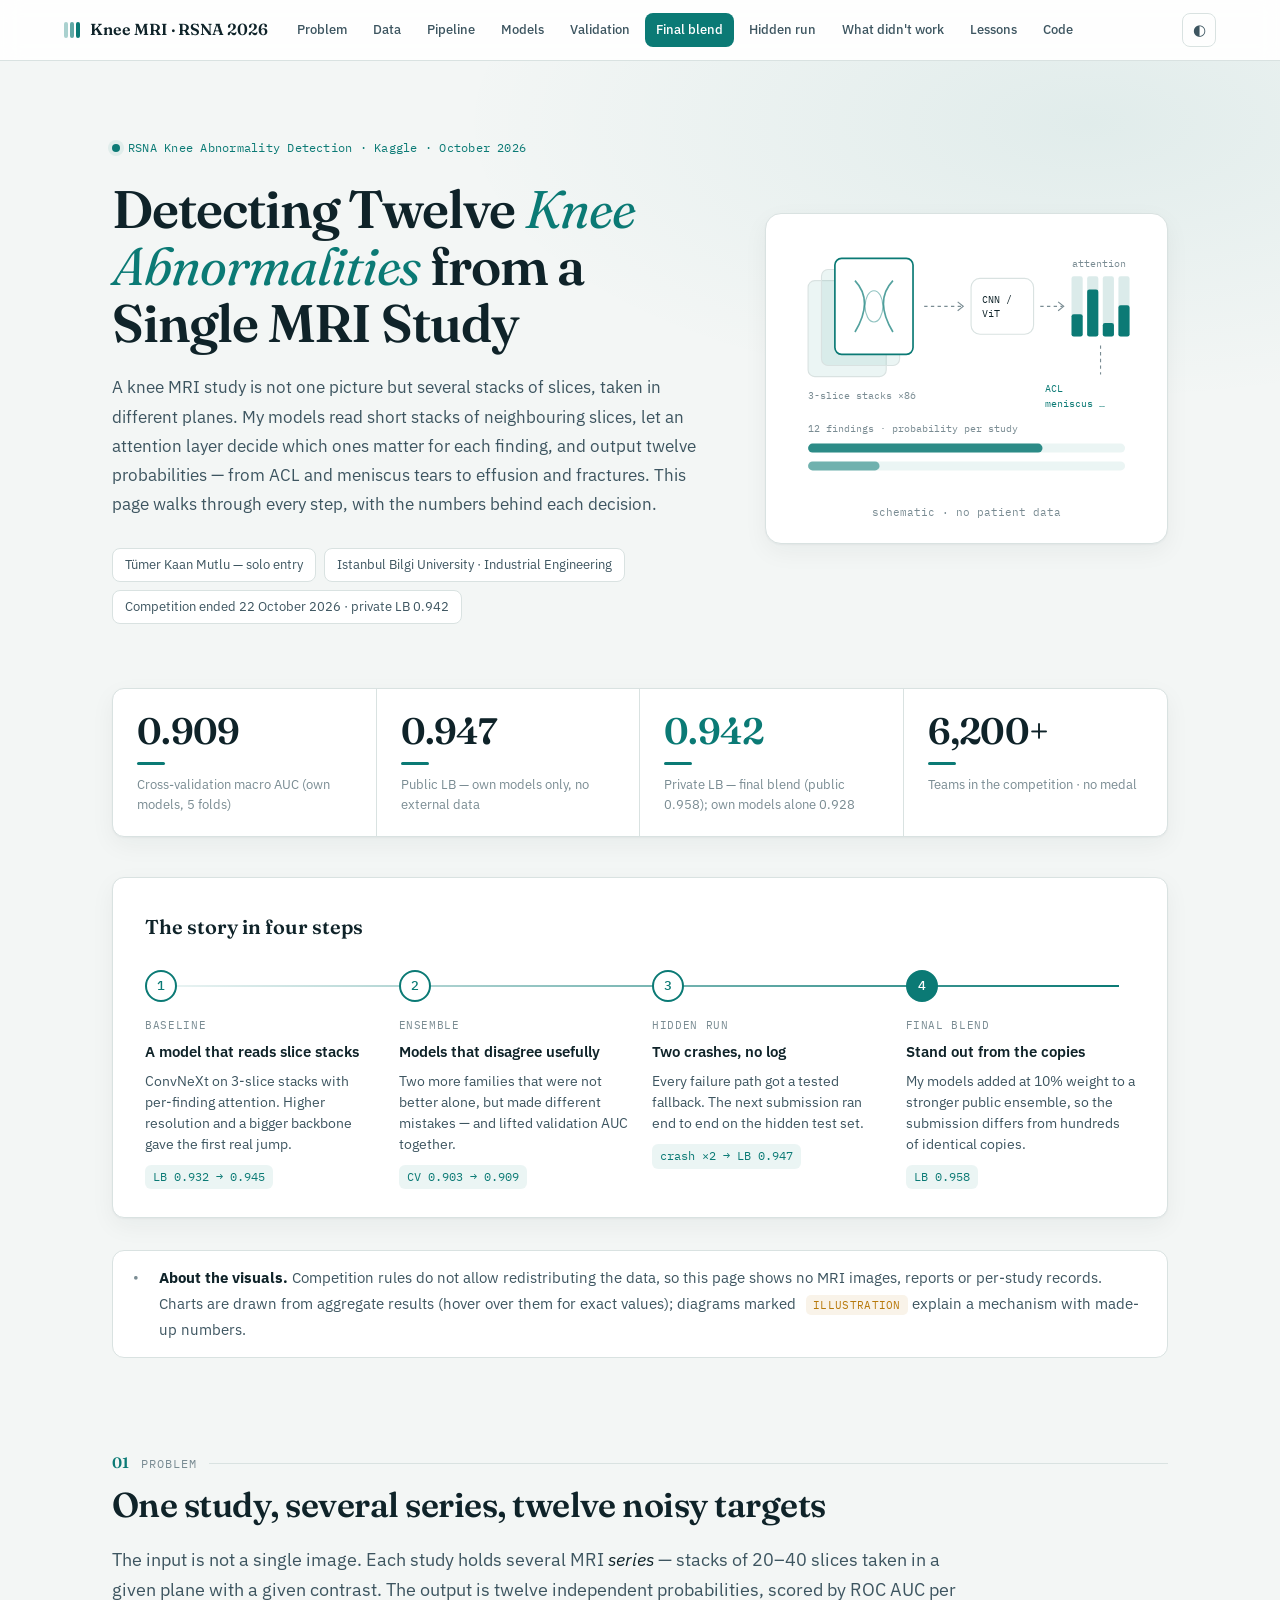
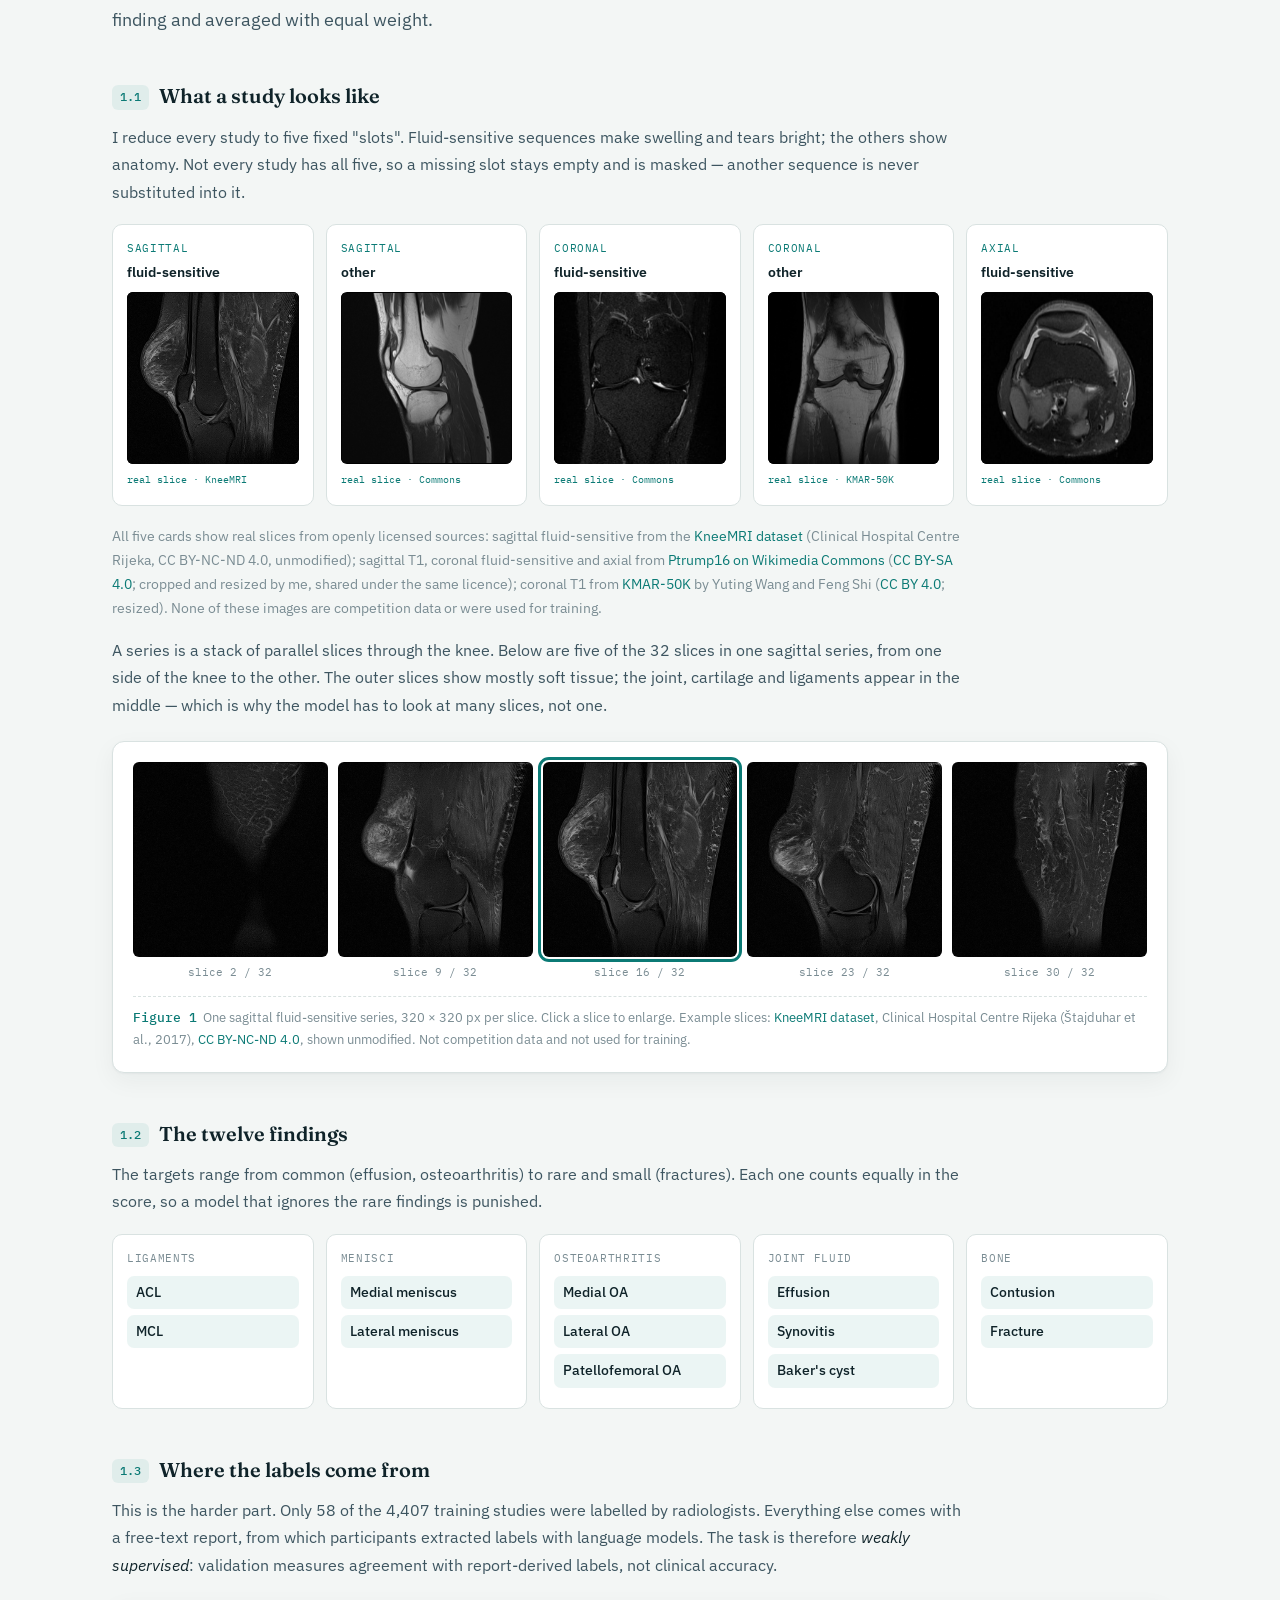
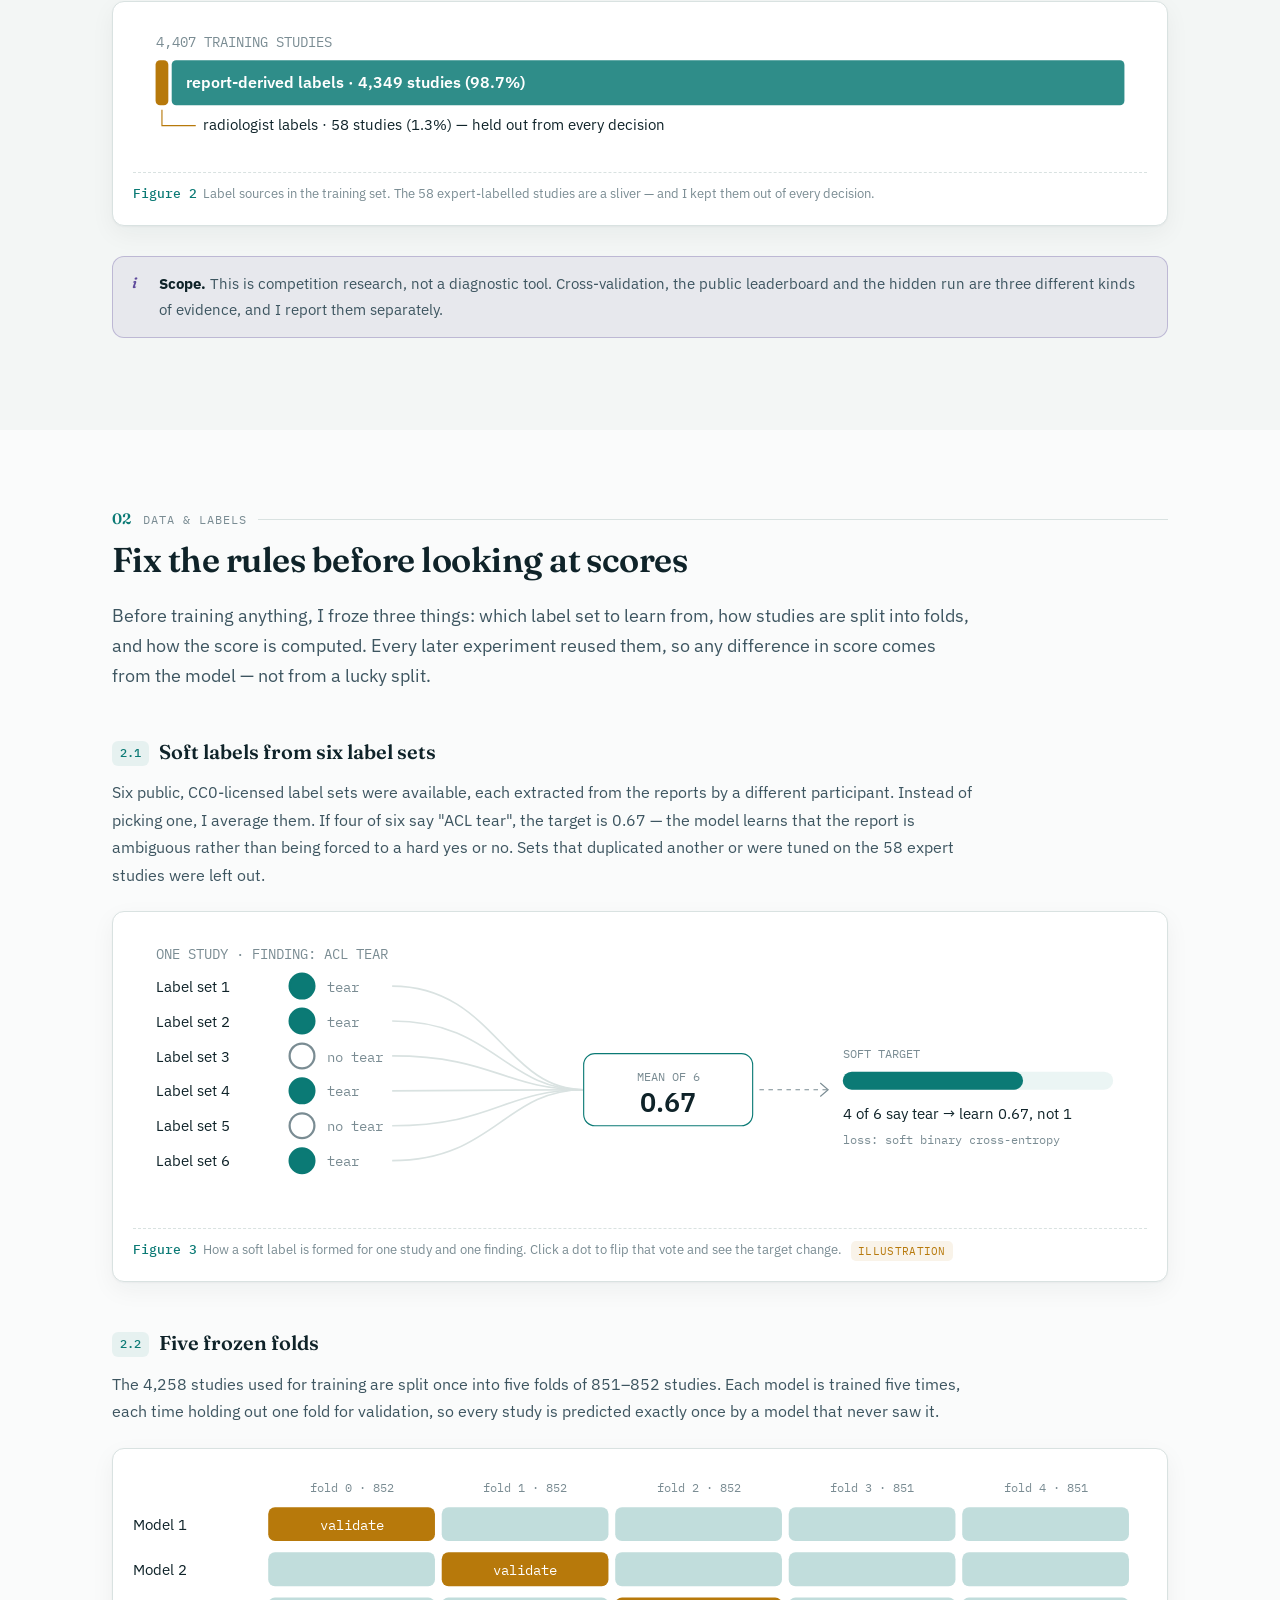
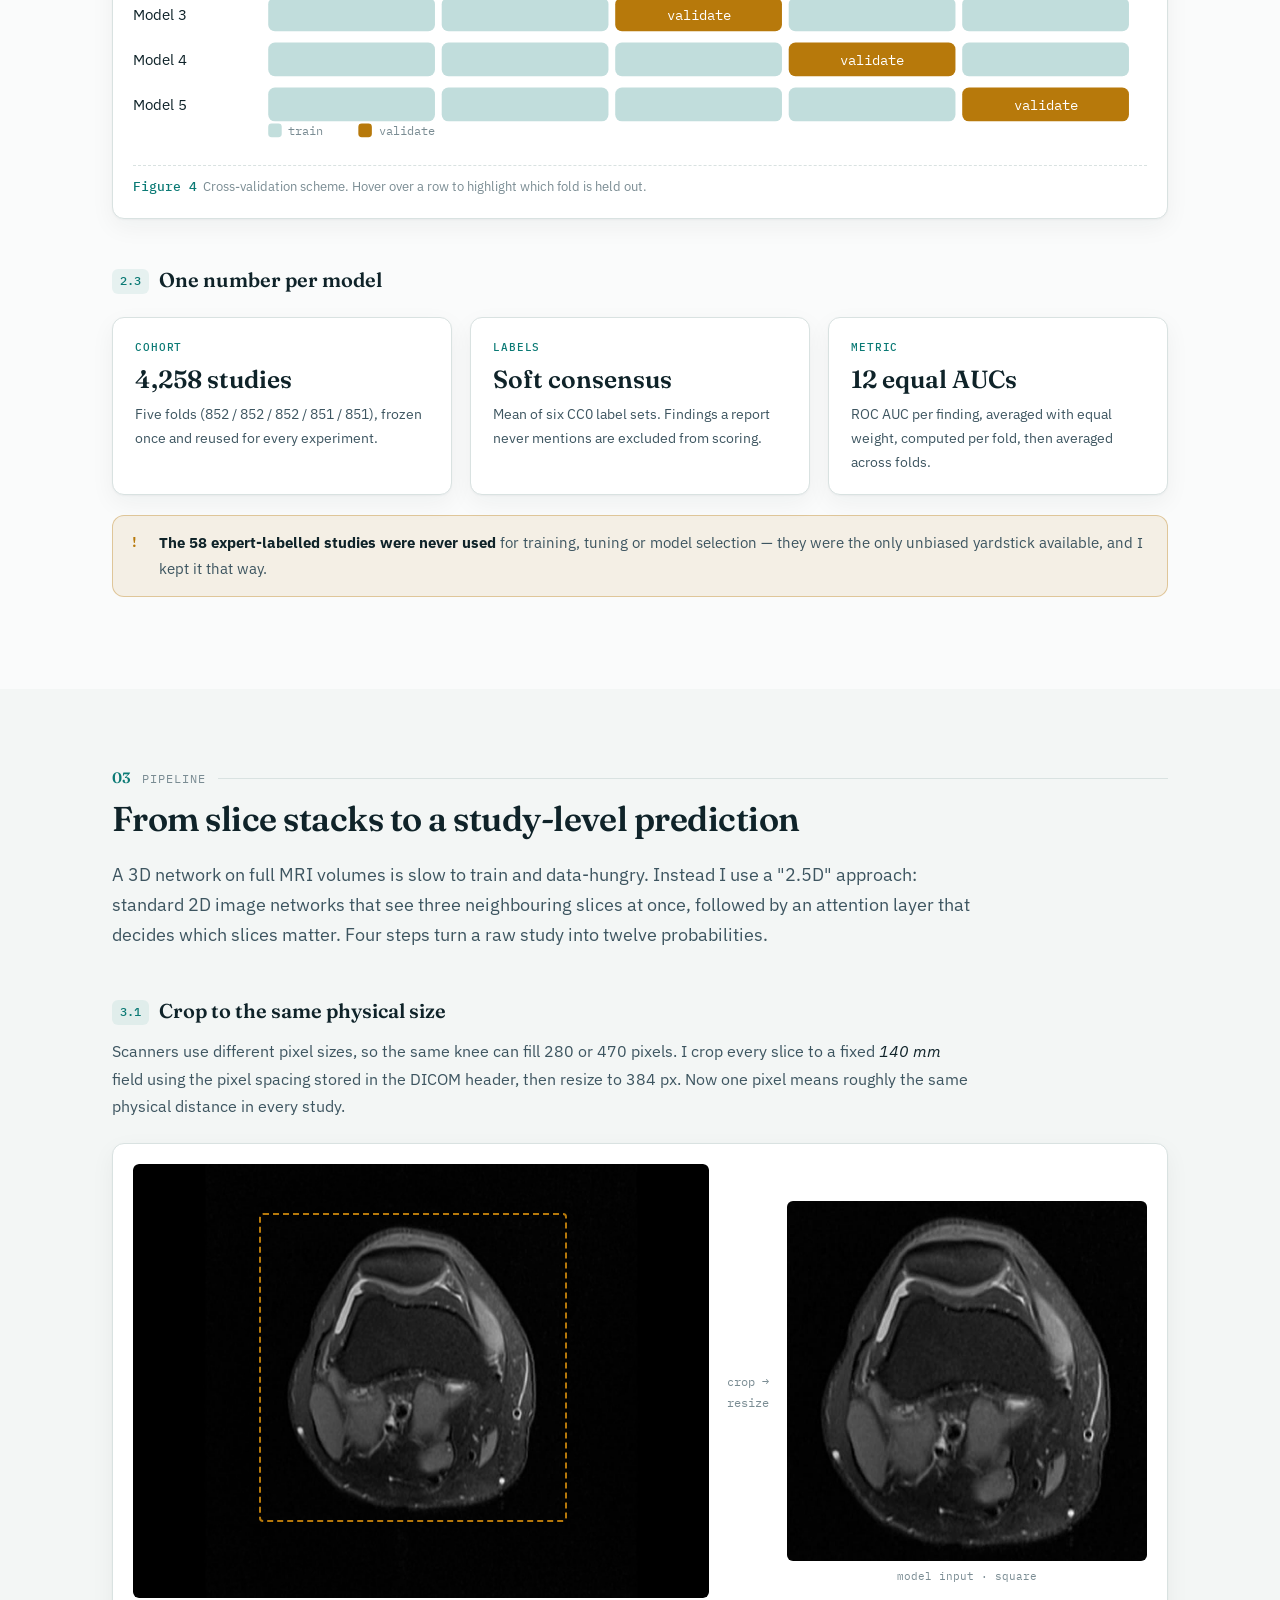
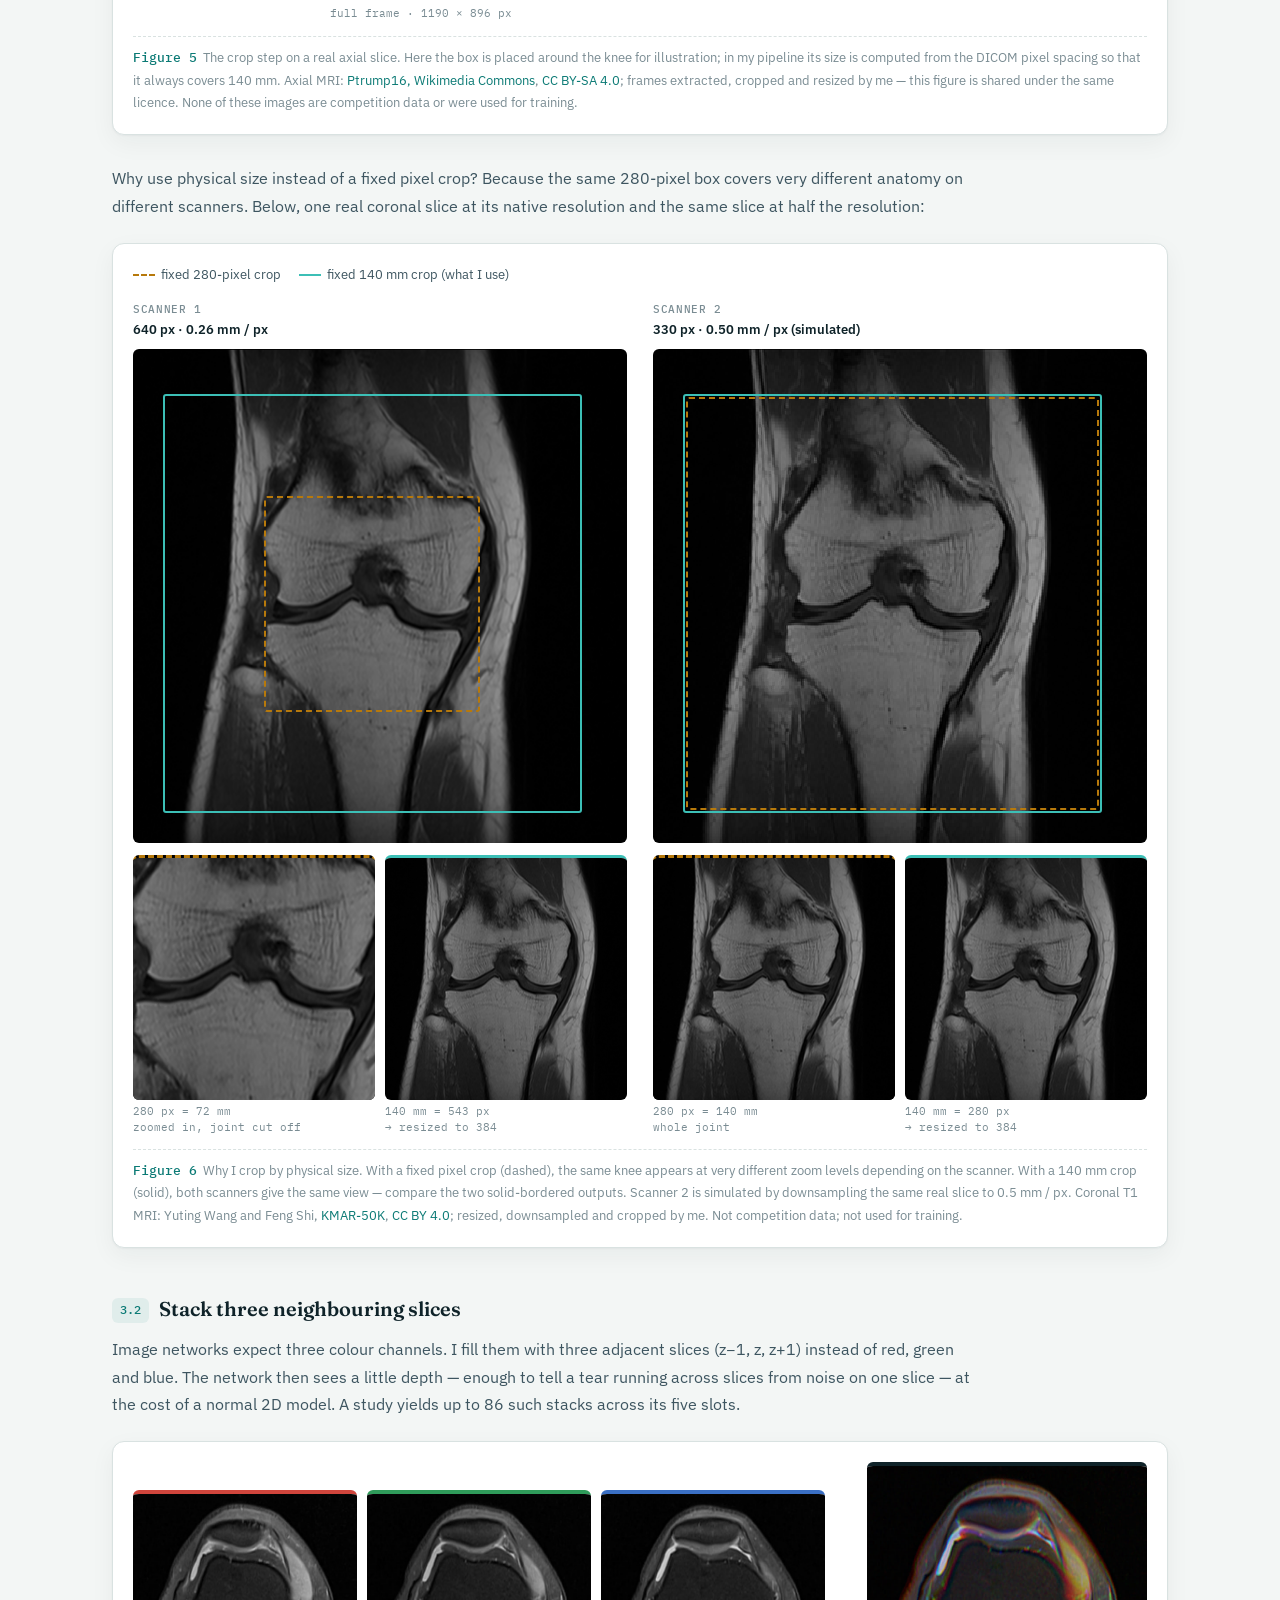
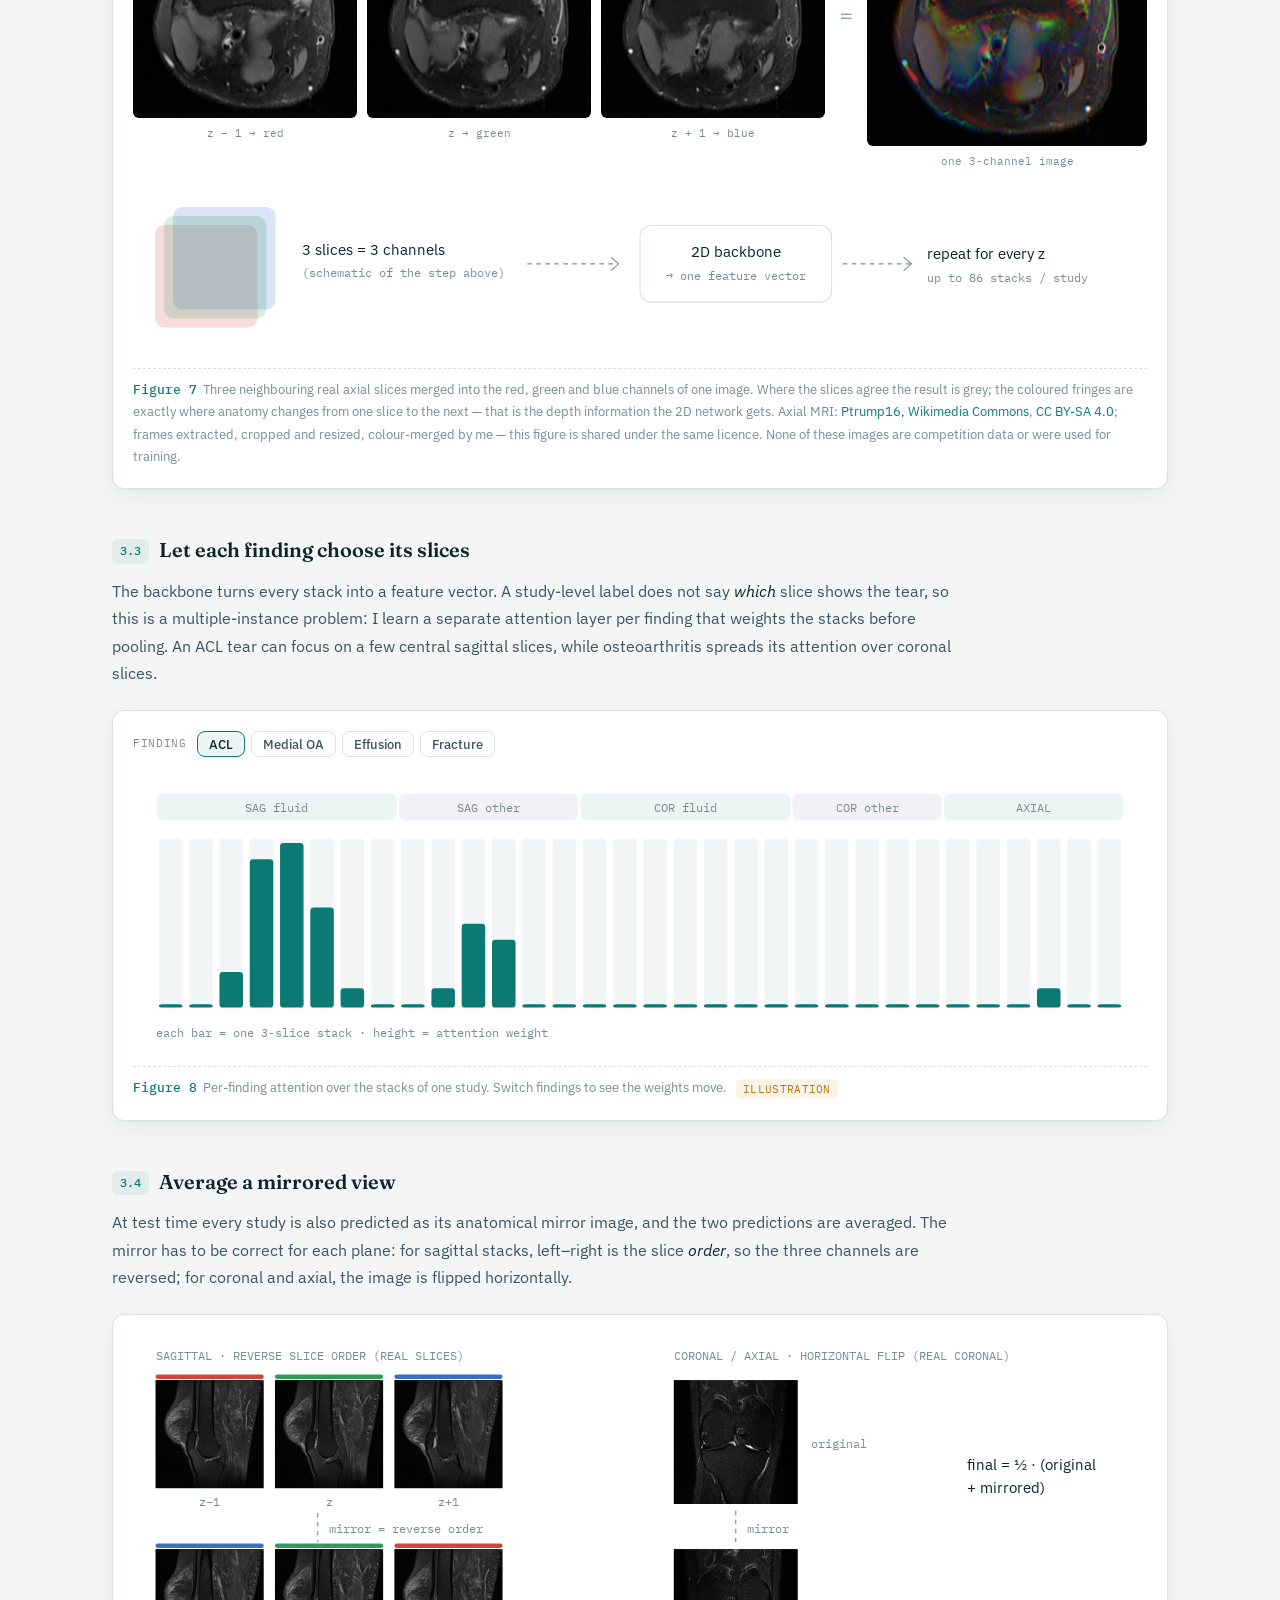
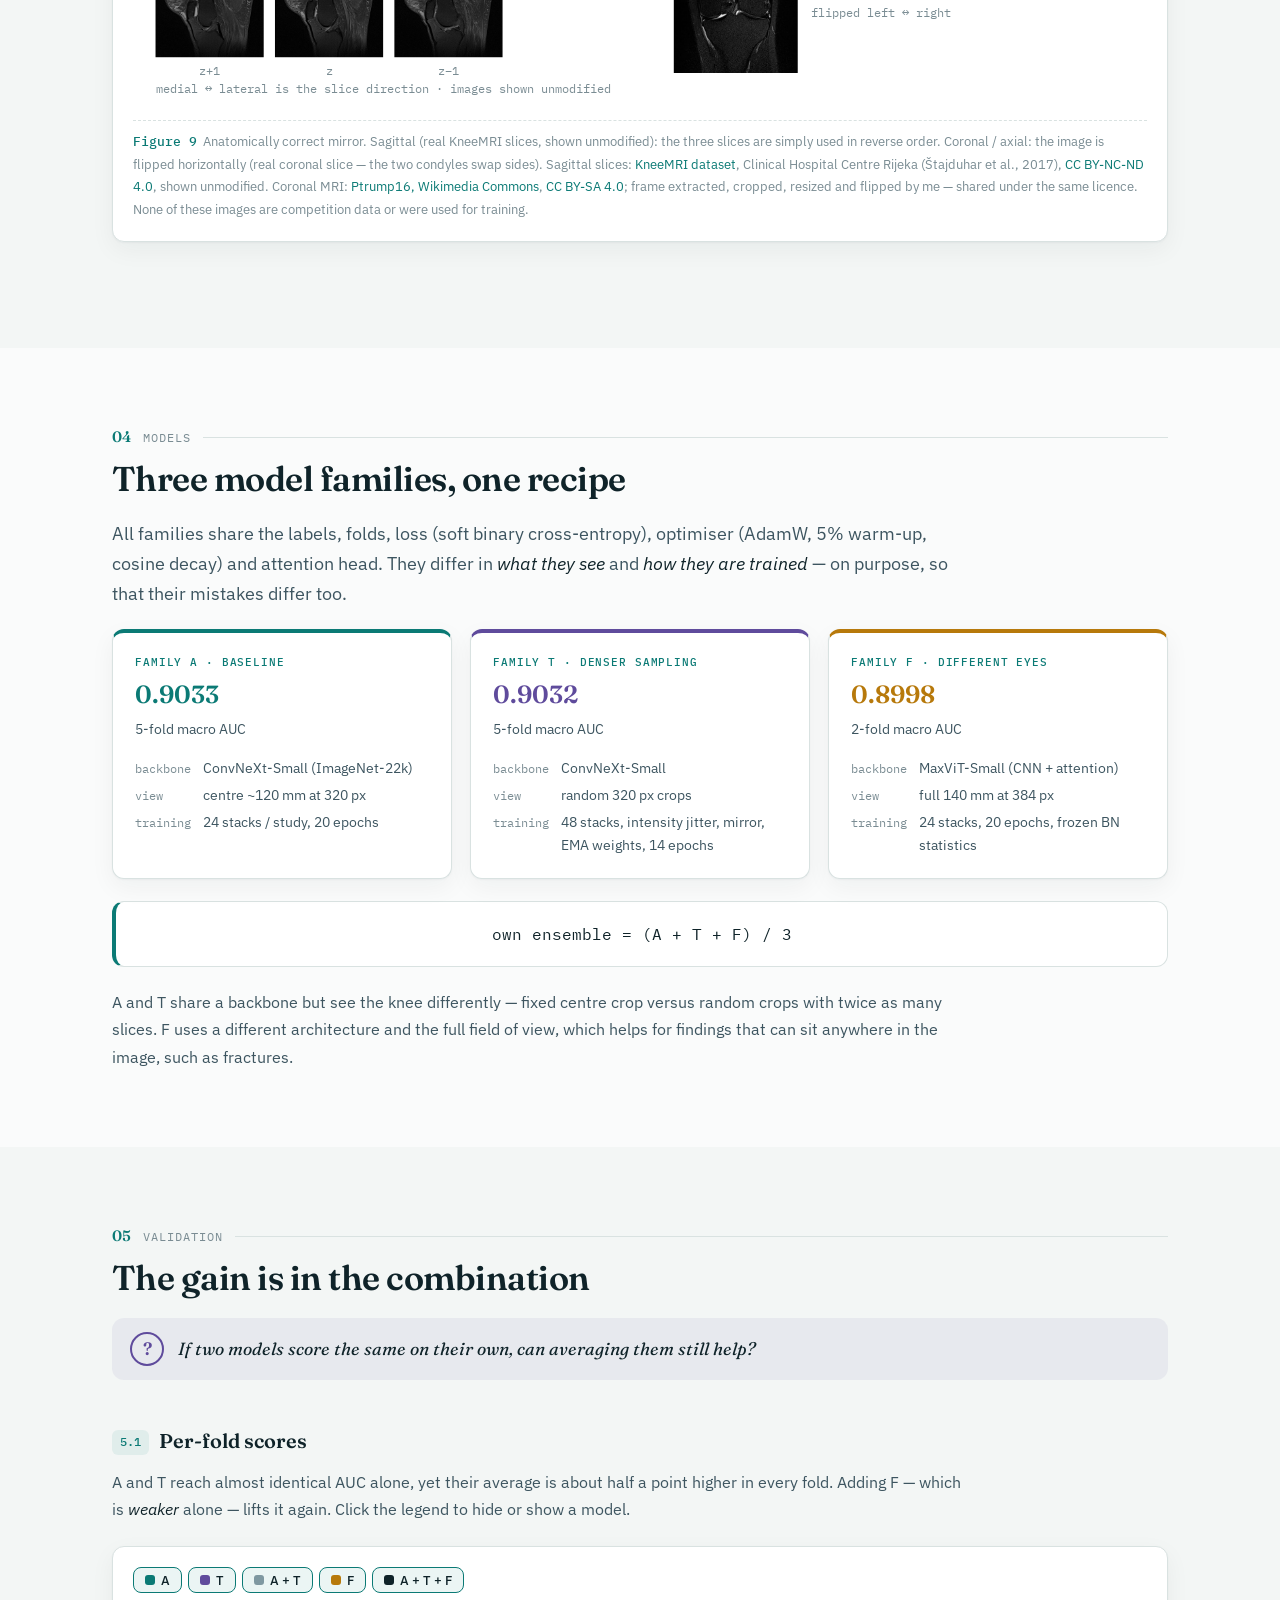
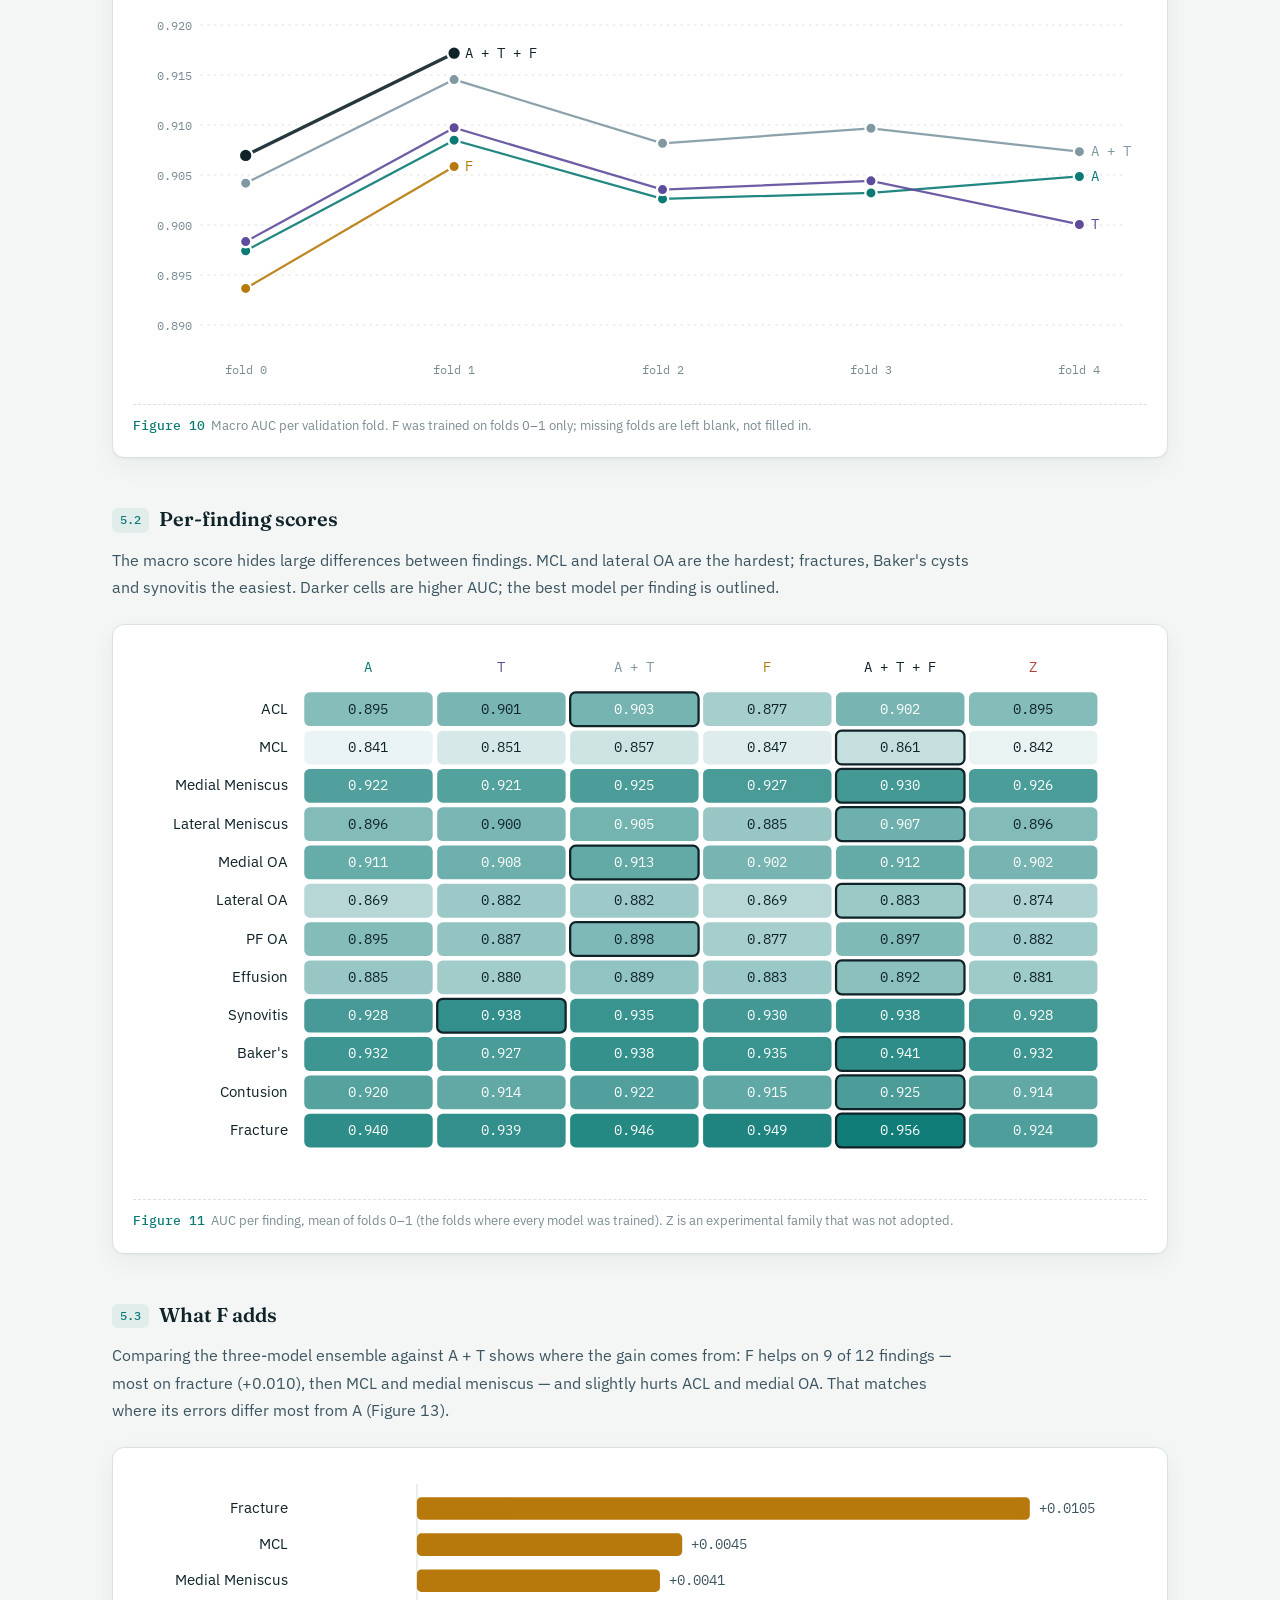
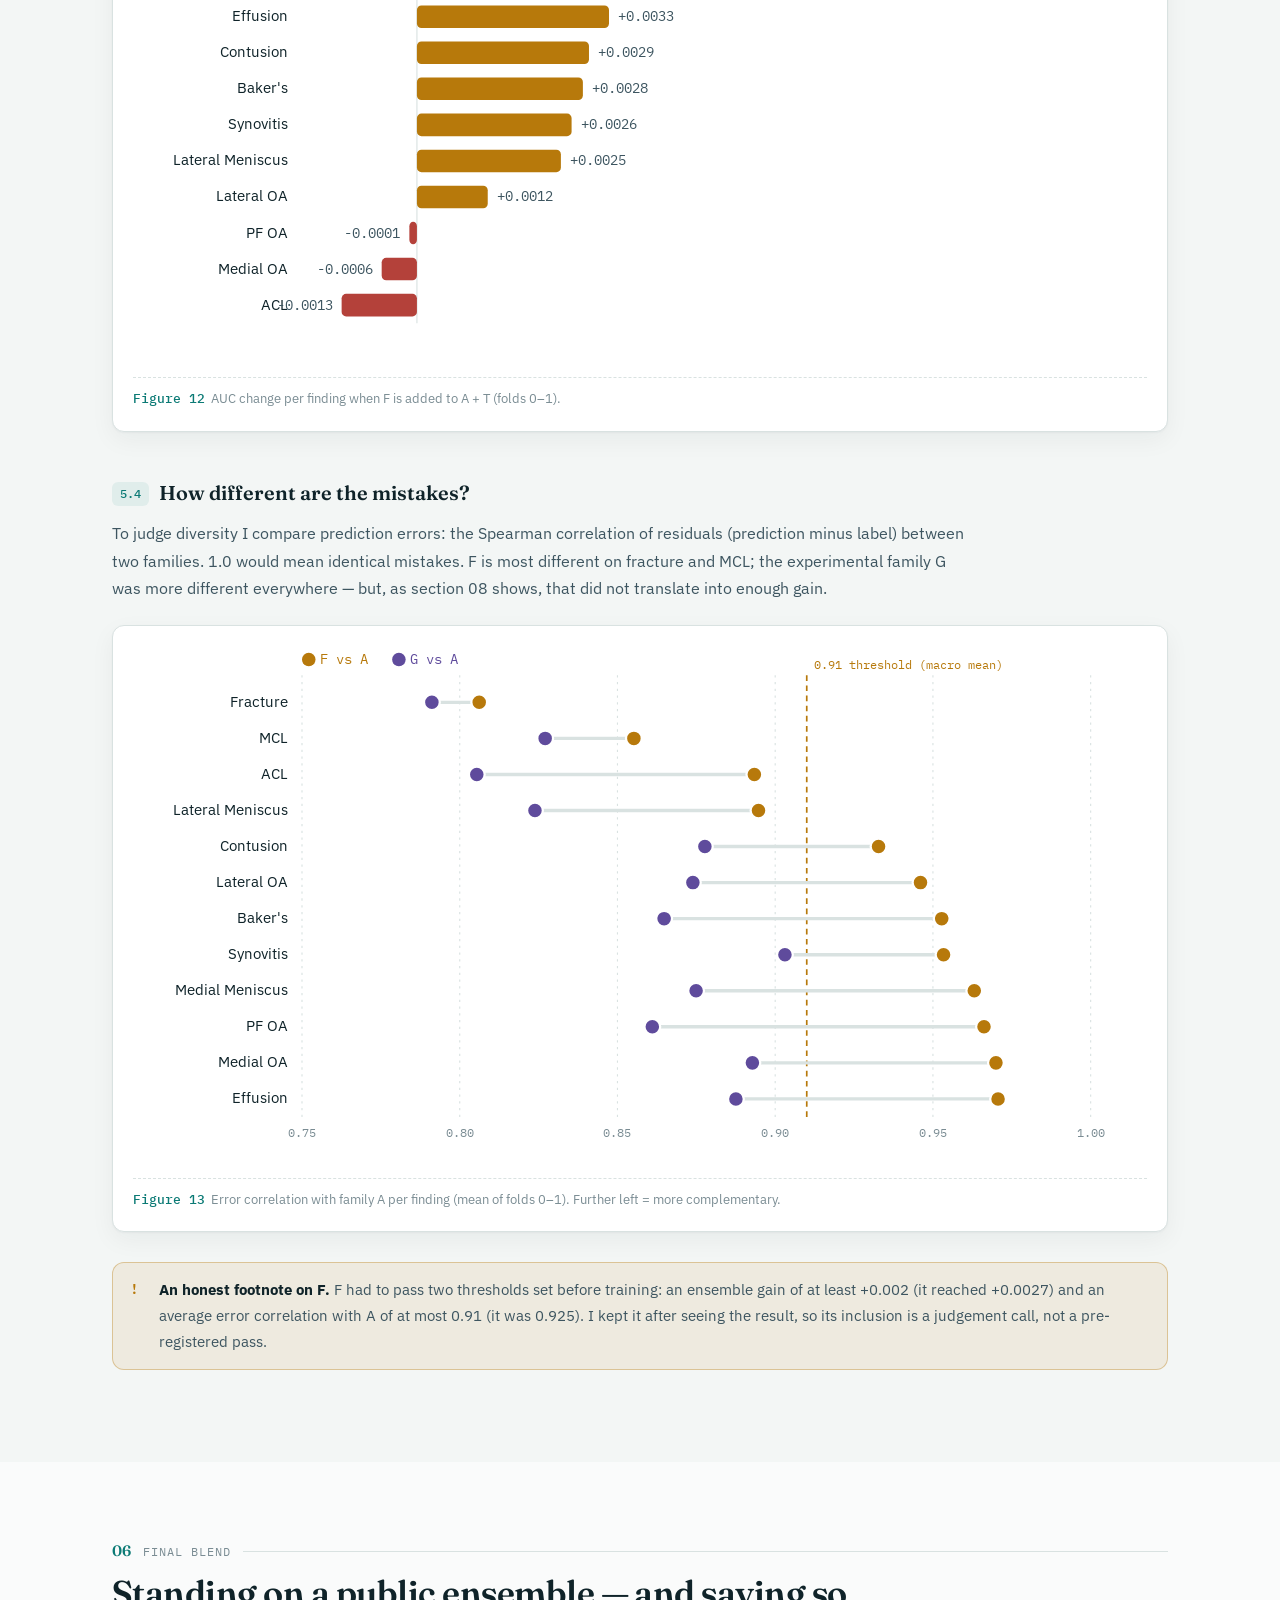
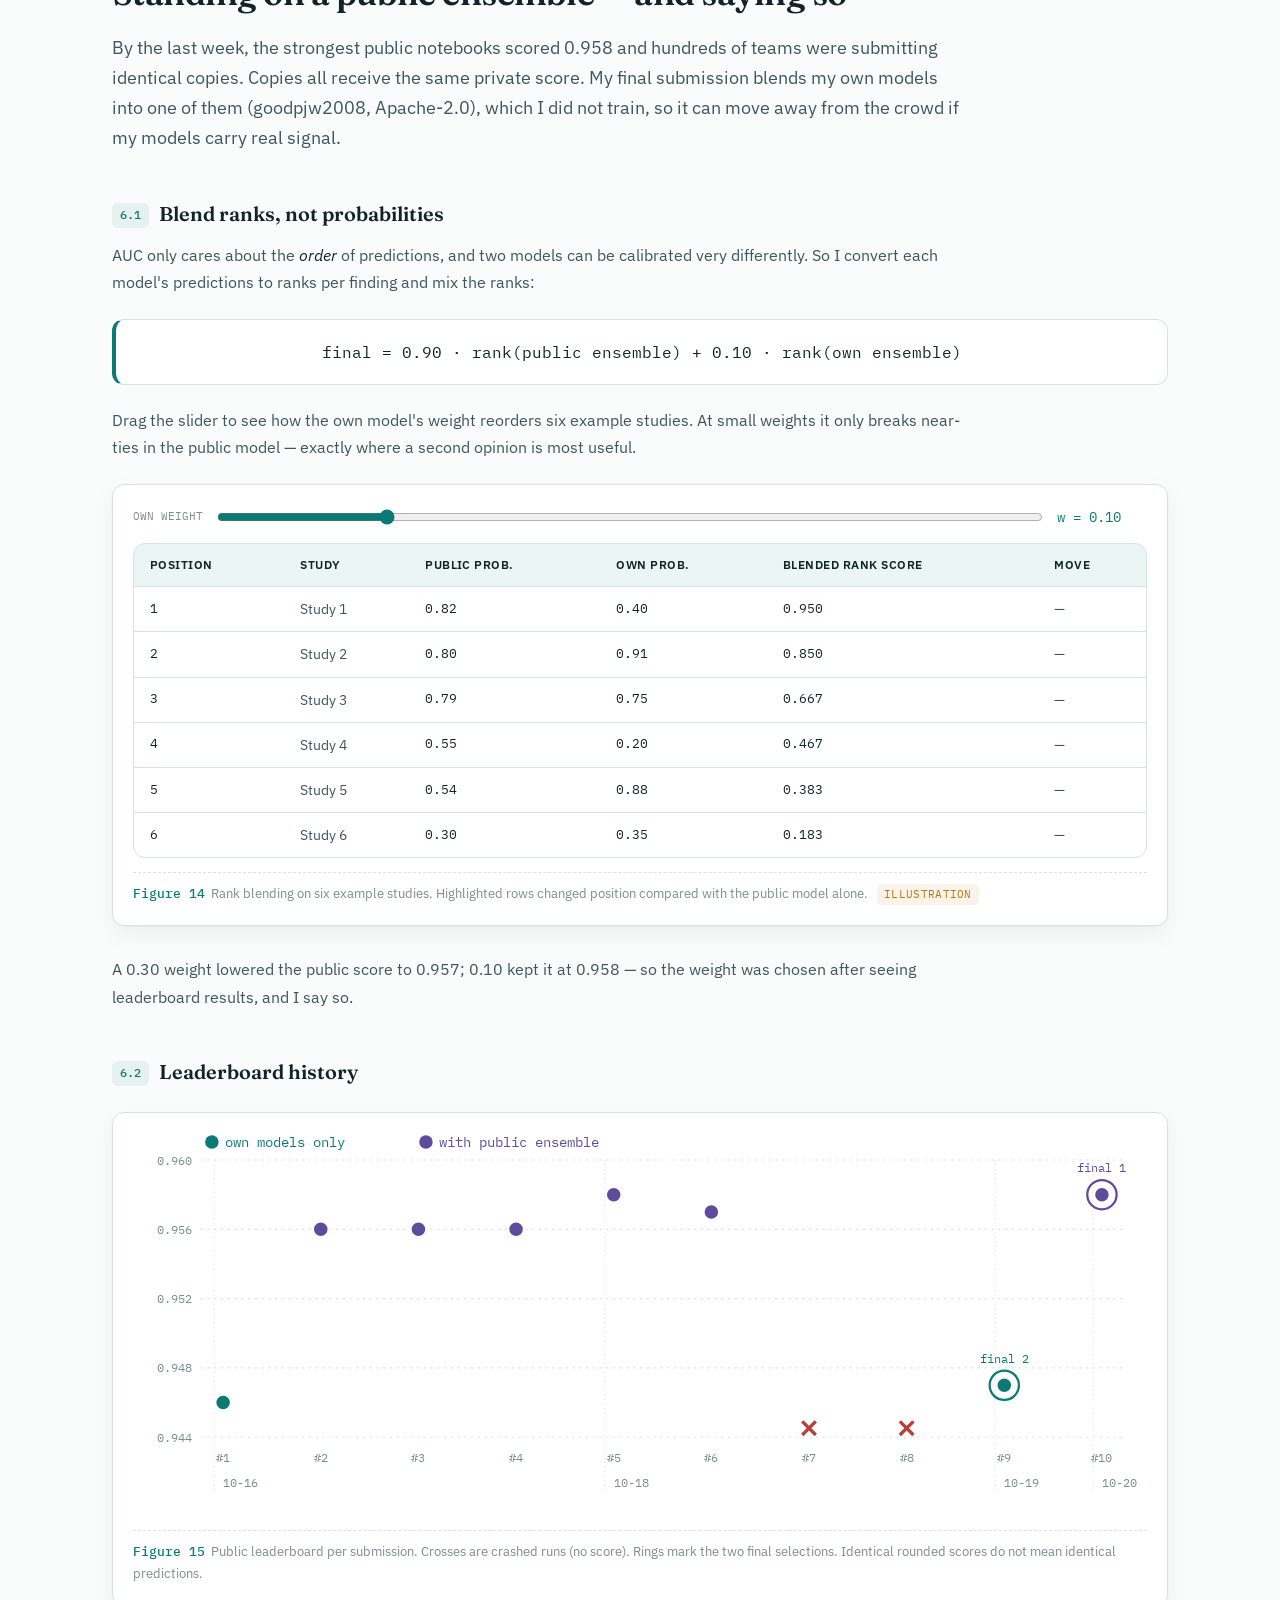
<file: docs/index.html>
<!doctype html>
<html lang="en">
<head>
<meta charset="utf-8">
<meta name="viewport" content="width=device-width, initial-scale=1.0">
<meta name="description" content="A solo entry to the RSNA Knee Abnormality Detection challenge on Kaggle: a 2.5D multiple-instance model for twelve knee MRI findings, explained step by step.">
<title>Knee MRI Abnormality Detection — RSNA 2026</title>
<link rel="preconnect" href="https://fonts.googleapis.com"><link rel="preconnect" href="https://fonts.gstatic.com" crossorigin>
<link href="https://fonts.googleapis.com/css2?family=Fraunces:ital,opsz,wght@0,9..144,400;0,9..144,600;1,9..144,400&family=IBM+Plex+Sans:wght@400;500;600&family=IBM+Plex+Mono:wght@400;500&display=swap" rel="stylesheet">
<script>document.documentElement.classList.add('js');try{const t=localStorage.getItem('rsna-theme');if(t)document.documentElement.dataset.theme=t}catch(e){}</script>
<style>
:root{--bg:#f3f6f5;--panel:#ffffff;--ink:#0f2329;--soft:#3d5560;--muted:#7a8c93;--line:#d9e2e1;--teal:#0b7a75;--teal-soft:rgba(11,122,117,.08);--amber:#b7790b;--amber-soft:rgba(183,121,11,.09);--plum:#5f4b9c;--plum-soft:rgba(95,75,156,.08);--red:#b4413a;--red-soft:rgba(180,65,58,.08);--code:#0f2329;
--c-a:#0b7a75;--c-t:#5f4b9c;--c-f:#b7790b;--c-at:#7f98a1;--c-atf:#0f2329;--c-z:#b4413a;
--serif:'Fraunces',Georgia,serif;--sans:'IBM Plex Sans',system-ui,sans-serif;--mono:'IBM Plex Mono',ui-monospace,monospace;--r:12px;--shadow:0 1px 2px rgba(15,35,41,.04),0 8px 24px rgba(15,35,41,.05)}
:root[data-theme="dark"]{--bg:#0b1619;--panel:#112128;--ink:#e6eff0;--soft:#a7bbc1;--muted:#6f878f;--line:#1f353d;--teal:#3cbfb6;--teal-soft:rgba(60,191,182,.1);--amber:#e3ad48;--amber-soft:rgba(227,173,72,.1);--plum:#a691e3;--plum-soft:rgba(166,145,227,.1);--red:#e57a72;--red-soft:rgba(229,122,114,.1);--code:#071013;--c-a:#3cbfb6;--c-t:#a691e3;--c-f:#e3ad48;--c-at:#7f98a1;--c-atf:#e6eff0;--c-z:#e57a72;--shadow:none}
@media (prefers-color-scheme:dark){:root:not([data-theme="light"]){--bg:#0b1619;--panel:#112128;--ink:#e6eff0;--soft:#a7bbc1;--muted:#6f878f;--line:#1f353d;--teal:#3cbfb6;--teal-soft:rgba(60,191,182,.1);--amber:#e3ad48;--amber-soft:rgba(227,173,72,.1);--plum:#a691e3;--plum-soft:rgba(166,145,227,.1);--red:#e57a72;--red-soft:rgba(229,122,114,.1);--code:#071013;--c-a:#3cbfb6;--c-t:#a691e3;--c-f:#e3ad48;--c-at:#7f98a1;--c-atf:#e6eff0;--c-z:#e57a72;--shadow:none}}
*,::before,::after{box-sizing:border-box;margin:0;padding:0}
html{scroll-behavior:smooth;scroll-padding-top:72px}
body{font-family:var(--sans);background:var(--bg);color:var(--ink);font-size:16px;line-height:1.72;-webkit-font-smoothing:antialiased}
img{max-width:100%;height:auto;display:block}
a{color:var(--teal);text-decoration:none;border-bottom:1px solid transparent}a:hover{border-bottom-color:currentColor}
.container{max-width:1120px;margin:0 auto;padding:0 32px}
.progress{position:fixed;top:0;left:0;height:3px;width:0;background:var(--teal);z-index:200;transition:width .1s linear}
/* nav */
nav{position:sticky;top:0;z-index:100;background:color-mix(in srgb,var(--panel) 90%,transparent);backdrop-filter:blur(10px);border-bottom:1px solid var(--line)}
nav .inner{max-width:1200px;margin:0 auto;padding:0 24px;display:flex;align-items:center;gap:4px;height:60px;overflow-x:auto;scrollbar-width:none}
nav .inner::-webkit-scrollbar{display:none}
nav .logo{display:flex;align-items:center;gap:10px;font-family:var(--serif);font-weight:600;font-size:16px;color:var(--ink);margin-right:14px;cursor:pointer;white-space:nowrap;border:none}
.logo-mark{display:inline-flex;gap:2px}.logo-mark i{width:4px;height:16px;border-radius:2px;background:var(--teal);opacity:.35;transition:background .2s,opacity .2s}nav .logo:hover .logo-mark i{background:var(--ink);opacity:1}.logo-mark i:nth-child(2){opacity:.65}.logo-mark i:nth-child(3){opacity:1}
nav a{font-size:13px;font-weight:500;color:var(--soft);padding:6px 11px;border-radius:8px;border:none;white-space:nowrap;transition:background .15s,color .15s,box-shadow .15s}
nav a:hover{background:var(--teal-soft);color:var(--teal);border:none}
nav a.active{background:var(--teal);color:#fff}
:root[data-theme="dark"] nav a.active{color:#0b1619}
.theme-btn{margin-left:auto;flex-shrink:0;background:none;border:1px solid var(--line);color:var(--soft);border-radius:8px;width:34px;height:34px;cursor:pointer;font-size:15px}
.theme-btn:hover{color:var(--teal);border-color:var(--teal);background:var(--teal-soft)}
/* hero */
.hero{padding:72px 0 56px;background:radial-gradient(900px 400px at 85% 10%,var(--teal-soft),transparent 70%)}
.hero-grid{display:grid;grid-template-columns:1.5fr 1fr;gap:48px;align-items:center}
.hero .tag{display:inline-flex;align-items:center;gap:8px;font-family:var(--mono);font-size:12px;color:var(--teal);margin-bottom:22px;letter-spacing:.02em}
.hero .tag::before{content:"";width:8px;height:8px;border-radius:50%;background:var(--teal);box-shadow:0 0 0 4px var(--teal-soft)}
.hero h1{font-family:var(--serif);font-weight:600;font-size:clamp(2.1rem,4.6vw,3.3rem);line-height:1.08;letter-spacing:-.02em;margin-bottom:22px}
.hero h1 em{font-style:italic;font-weight:400;color:var(--teal)}
.hero .subtitle{font-size:17px;color:var(--soft);margin-bottom:28px}
.chips{display:flex;gap:8px;flex-wrap:wrap}
.chip{font-size:13px;color:var(--soft);background:var(--panel);border:1px solid var(--line);padding:5px 12px;border-radius:8px}
.chip.draft{color:var(--amber);border-color:color-mix(in srgb,var(--amber) 40%,transparent);background:var(--amber-soft)}
.hero-art{background:var(--panel);border:1px solid var(--line);border-radius:16px;padding:22px;box-shadow:var(--shadow)}
.hero-art svg{width:100%;height:auto;display:block}
.cap-mono{font-family:var(--mono);font-size:11px;color:var(--muted);margin-top:10px;text-align:center}
/* stats */
.summary-grid{display:grid;grid-template-columns:repeat(4,1fr);margin:8px 0 40px;background:var(--panel);border:1px solid var(--line);border-radius:var(--r);box-shadow:var(--shadow);overflow:hidden}
.stat-card{padding:24px 24px 22px;border-right:1px solid var(--line);transition:background .2s}
.stat-card:hover{background:var(--teal-soft)}
.stat-card:last-child{border-right:none}
.stat-card .num{font-family:var(--serif);font-weight:600;font-size:2.3rem;color:var(--ink);line-height:1;letter-spacing:-.02em}
.stat-card .num::after{content:"";display:block;width:28px;height:3px;border-radius:2px;background:var(--teal);margin-top:12px}
.stat-card:nth-child(3) .num{color:var(--teal)}
.stat-card .label{font-size:13px;color:var(--muted);margin-top:10px;line-height:1.5}
/* story */
.glance{background:var(--panel);border:1px solid var(--line);border-radius:var(--r);padding:32px 32px 28px;margin:0 0 32px;box-shadow:var(--shadow)}
.glance h3{font-family:var(--serif);font-weight:600;font-size:1.25rem;margin:0 0 26px}
.glance-flow{display:grid;grid-template-columns:repeat(4,1fr);gap:24px;position:relative}
.glance-flow::before{content:"";position:absolute;top:15px;left:16px;right:16px;height:2px;background:linear-gradient(90deg,var(--teal-soft),var(--teal))}
.glance-step{position:relative;border-radius:10px;transition:transform .2s}
.glance-step:hover{transform:translateY(-3px)}
.gnum{position:relative;z-index:1;width:32px;height:32px;border-radius:50%;background:var(--panel);border:2px solid var(--teal);color:var(--teal);font-family:var(--mono);font-size:13px;font-weight:500;display:flex;align-items:center;justify-content:center;margin-bottom:14px}
.glance-step:last-child .gnum{background:var(--teal);color:var(--panel)}
.gkicker{font-family:var(--mono);font-size:11px;letter-spacing:.06em;text-transform:uppercase;color:var(--muted);margin-bottom:4px}
.gtitle{font-weight:600;font-size:15px;color:var(--ink);margin-bottom:6px}
.gtext{font-size:13.5px;color:var(--soft);line-height:1.55}
.gmetric{display:inline-block;font-family:var(--mono);font-size:12px;color:var(--teal);background:var(--teal-soft);padding:2px 8px;border-radius:6px;margin-top:10px}
/* sections */
section{padding:76px 0}
section:nth-of-type(even){background:color-mix(in srgb,var(--panel) 55%,var(--bg))}
.section-label{display:flex;align-items:baseline;gap:12px;font-family:var(--mono);font-size:12px;letter-spacing:.08em;color:var(--muted);text-transform:uppercase;margin-bottom:8px}
.section-label .sn{font-family:var(--serif);font-size:15px;font-weight:600;color:var(--teal);letter-spacing:0}
.section-label::after{content:"";flex:1;height:1px;background:var(--line);transform:translateY(-4px)}
h2{font-family:var(--serif);font-weight:600;font-size:clamp(1.6rem,3vw,2.15rem);line-height:1.2;letter-spacing:-.015em;margin-bottom:20px;max-width:820px}
h3{font-family:var(--serif);font-weight:600;font-size:1.25rem;margin:44px 0 10px;display:flex;align-items:baseline;gap:10px}
h3 .step{font-family:var(--mono);font-size:12px;font-weight:500;color:var(--teal);background:var(--teal-soft);padding:2px 8px;border-radius:6px;transform:translateY(-2px)}
h4{font-size:15px;font-weight:600;margin:20px 0 8px;color:var(--ink)}
p{color:var(--soft);margin-bottom:16px;max-width:860px}p:last-child{margin-bottom:0}
.lead{font-size:17.5px;color:var(--soft);max-width:860px}
em{color:var(--ink)}
ul,ol{color:var(--soft);padding-left:20px;margin-bottom:16px}li{margin-bottom:6px}
.rq{display:flex;align-items:center;gap:14px;margin:6px 0 22px;padding:14px 18px;background:var(--plum-soft);border-radius:var(--r)}
.rq-num{flex-shrink:0;width:34px;height:34px;color:var(--plum);border:2px solid var(--plum);font-family:var(--serif);font-weight:600;font-size:1.1rem;border-radius:50%;display:flex;align-items:center;justify-content:center}
.rq-q{font-family:var(--serif);font-size:1.1rem;font-style:italic;color:var(--ink);flex:1}
/* figures */
.fig{margin:22px 0 30px;background:var(--panel);border:1px solid var(--line);border-radius:var(--r);padding:20px;box-shadow:var(--shadow);transition:box-shadow .2s,border-color .2s}
.fig:hover{border-color:color-mix(in srgb,var(--teal) 35%,var(--line))}
.fig svg{width:100%;height:auto;display:block;overflow:visible}
.fig-caption{font-size:13px;color:var(--muted);margin-top:14px;padding-top:10px;border-top:1px dashed var(--line)}
.fig-caption b{font-family:var(--mono);font-weight:500;color:var(--teal);margin-right:6px}
.fig-tools{display:flex;flex-wrap:wrap;gap:6px;margin-bottom:14px;align-items:center}
.fig-tools .lbl{font-family:var(--mono);font-size:11px;color:var(--muted);text-transform:uppercase;letter-spacing:.06em;margin-right:4px}
.tbtn{font-family:var(--sans);font-size:12.5px;font-weight:500;color:var(--soft);background:var(--panel);border:1px solid var(--line);border-radius:8px;padding:4px 11px;cursor:pointer;display:inline-flex;align-items:center;gap:6px;transition:all .15s}
.tbtn:hover{border-color:var(--teal);color:var(--teal)}
.tbtn.on{background:var(--teal-soft);border-color:var(--teal);color:var(--ink)}
.tbtn.off{opacity:.45}
.tbtn .sw{width:10px;height:10px;border-radius:3px;display:inline-block}
.illus{display:inline-block;font-family:var(--mono);font-size:10.5px;color:var(--amber);background:var(--amber-soft);border-radius:5px;padding:1px 7px;margin-left:6px;letter-spacing:.03em;vertical-align:middle}
#tip{position:fixed;pointer-events:none;z-index:500;background:var(--ink);color:var(--bg);font-size:12.5px;line-height:1.45;padding:7px 10px;border-radius:8px;opacity:0;transition:opacity .12s;max-width:260px;font-family:var(--sans)}
#tip b{font-family:var(--mono);font-weight:500}
.ax text{font-family:var(--mono);font-size:11px;fill:var(--muted)}
.ax line,.ax path{stroke:var(--line)}
.svg-t{font-family:var(--sans);fill:var(--ink)}
.svg-m{font-family:var(--mono);fill:var(--muted)}
.hov{cursor:pointer;transition:opacity .15s}
/* cards and grids */
.slots{display:grid;grid-template-columns:repeat(5,1fr);gap:12px;margin:18px 0}
.slot{background:var(--panel);border:1px solid var(--line);border-radius:10px;padding:14px;transition:transform .2s,border-color .2s}
.slot:hover{transform:translateY(-3px);border-color:var(--teal)}
.slot .pl{font-family:var(--mono);font-size:11px;color:var(--teal);letter-spacing:.06em}
.slot .nm{font-weight:600;font-size:14px;margin:2px 0 8px}
.slot svg{width:100%;height:auto;aspect-ratio:1}
.slot.miss{border-style:dashed;background:transparent}
.slot img{width:100%;aspect-ratio:1;object-fit:contain;border-radius:6px;background:#000}
.slot .real{display:inline-block;font-family:var(--mono);font-size:10px;color:var(--teal);margin-top:6px}
.series{display:grid;grid-template-columns:repeat(5,1fr);gap:10px}
.series figure{margin:0}.series img{width:100%;border-radius:6px;background:#000;cursor:zoom-in}
.series figcaption{font-family:var(--mono);font-size:11px;color:var(--muted);text-align:center;margin-top:6px}
.crop-demo{display:grid;grid-template-columns:1.6fr auto 1fr;gap:18px;align-items:center}
.crop-demo .frame{position:relative;overflow:hidden;border-radius:6px;line-height:0}.crop-demo .frame img,.crop-demo .out img{width:100%;border-radius:6px;background:#000}
.crop-demo .box{position:absolute;left:21.8%;top:11.3%;width:53.6%;height:71.2%;border:2px dashed var(--amber);border-radius:4px;box-shadow:0 0 0 999px rgba(0,0,0,.35)}
.crop-demo .arrow{font-family:var(--mono);font-size:12px;color:var(--muted);text-align:center}
.crop-demo .cap{font-family:var(--mono);font-size:11px;color:var(--muted);margin-top:6px;text-align:center}
.merge{display:grid;grid-template-columns:1fr 1fr 1fr auto 1.25fr;gap:10px;align-items:center}
.merge .eq{font-family:var(--serif);font-size:1.6rem;color:var(--muted);padding:0 4px}
@media(max-width:700px){.crop-demo{grid-template-columns:1fr}.merge{grid-template-columns:1fr 1fr 1fr}.merge .eq{display:none}.merge figure:last-child{grid-column:1/-1}}
.scan2{display:grid;grid-template-columns:1fr 1fr;gap:26px}
.scan-col h5{font-family:var(--mono);font-size:11px;font-weight:500;letter-spacing:.06em;text-transform:uppercase;color:var(--muted);margin-bottom:8px}
.scan-col h5 span{color:var(--ink);text-transform:none;letter-spacing:0;font-family:var(--sans);font-size:13px;font-weight:600;display:block}
.scan-full{position:relative;overflow:hidden;border-radius:6px;line-height:0}
.scan-full img{width:100%;background:#000}
.scan-full .b{position:absolute;border-radius:3px}
.scan-full .px{border:2px dashed var(--amber)}
.scan-full .mm{border:2px solid #3cbfb6}
.scan-outs{display:grid;grid-template-columns:1fr 1fr;gap:10px;margin-top:12px}
.scan-outs figure{margin:0}.scan-outs img{width:100%;border-radius:6px;background:#000;cursor:zoom-in}
.scan-outs figcaption{font-family:var(--mono);font-size:11px;color:var(--muted);margin-top:4px;line-height:1.4}
.scan-outs .px img{border-top:3px dashed var(--amber)}.scan-outs .mm img{border-top:3px solid #3cbfb6}
.crop-legend{display:flex;gap:18px;flex-wrap:wrap;font-size:13px;color:var(--soft);margin-bottom:14px}
.crop-legend i{display:inline-block;width:22px;height:0;vertical-align:middle;margin-right:6px}
@media(max-width:700px){.scan2{grid-template-columns:1fr}}
.series figure.cur img{outline:3px solid var(--teal);outline-offset:2px}
.lightbox{display:none;position:fixed;inset:0;z-index:1000;background:rgba(8,18,21,.9);align-items:center;justify-content:center;padding:40px;cursor:zoom-out}.lightbox.open{display:flex}.lightbox img{max-width:92vw;max-height:88vh;border-radius:8px;image-rendering:auto}
@media(max-width:700px){.series{grid-template-columns:repeat(3,1fr)}}
.slot.miss .pl{color:var(--muted)}
.findings-grid{display:grid;grid-template-columns:repeat(5,1fr);gap:12px;margin:18px 0}
.fgroup{background:var(--panel);border:1px solid var(--line);border-radius:10px;padding:14px}
.fgroup .gname{font-family:var(--mono);font-size:11px;letter-spacing:.06em;text-transform:uppercase;color:var(--muted);margin-bottom:8px}
.fchip{display:block;font-size:13.5px;font-weight:500;color:var(--ink);padding:5px 9px;border-radius:7px;background:var(--teal-soft);margin-bottom:6px;transition:background .15s}
.fchip:hover{background:color-mix(in srgb,var(--teal) 20%,transparent)}
.two-col{display:grid;grid-template-columns:1fr 1fr;gap:18px;margin:20px 0}
.three-col{display:grid;grid-template-columns:repeat(3,1fr);gap:18px;margin:20px 0}
.method-card{background:var(--panel);border:1px solid var(--line);border-radius:var(--r);padding:20px 22px;box-shadow:var(--shadow);transition:transform .2s,border-color .2s}
.method-card:hover{transform:translateY(-3px);border-color:color-mix(in srgb,var(--teal) 45%,var(--line))}
.method-card h4{margin-top:0;font-family:var(--mono);font-size:11px;font-weight:500;letter-spacing:.08em;text-transform:uppercase;color:var(--teal)}
.two-col .method-card h4{font-family:var(--serif);font-size:1.05rem;letter-spacing:0;text-transform:none;color:var(--ink)}
.method-card .big{font-family:var(--serif);font-weight:600;font-size:1.55rem;color:var(--ink);line-height:1.15;margin-bottom:8px}
.method-card p{font-size:14px}
.family-card{border-top:4px solid var(--c)}
.family-card .big{color:var(--c)}
.family-card dl{display:grid;grid-template-columns:auto 1fr;gap:4px 12px;font-size:13.5px;margin-top:10px}
.family-card dt{font-family:var(--mono);font-size:11.5px;color:var(--muted);padding-top:2px}
.family-card dd{color:var(--soft)}
.formula{font-family:var(--mono);font-size:1.02rem;text-align:center;background:var(--panel);border:1px solid var(--line);border-left:4px solid var(--teal);border-radius:var(--r);padding:18px;margin:22px 0;color:var(--ink)}
.finding{position:relative;border:1px solid color-mix(in srgb,var(--amber) 35%,transparent);background:var(--amber-soft);padding:14px 18px 14px 46px;border-radius:var(--r);margin:16px 0;color:var(--soft);font-size:15px}
.finding::before{content:"!";position:absolute;left:19px;top:13px;font-weight:600;color:var(--amber)}
.finding.blue{border-color:color-mix(in srgb,var(--plum) 30%,transparent);background:var(--plum-soft)}.finding.blue::before{content:"i";color:var(--plum);font-family:var(--serif);font-style:italic}
.finding.green{border-color:color-mix(in srgb,var(--teal) 45%,transparent);background:var(--teal-soft)}.finding.green::before{content:"✓";color:var(--teal)}
.finding.grey{border-color:var(--line);background:var(--panel)}.finding.grey::before{content:"·";color:var(--muted);font-size:22px;top:6px}
.finding strong{color:var(--ink)}
.table-wrap{overflow-x:auto;margin:18px 0;background:var(--panel);border:1px solid var(--line);border-radius:var(--r);box-shadow:var(--shadow)}
.result-table{width:100%;border-collapse:collapse;font-size:14px;min-width:560px}
.result-table th{background:var(--teal-soft);color:var(--ink);padding:11px 16px;text-align:left;font-weight:600;font-size:12px;letter-spacing:.04em;text-transform:uppercase;border-bottom:1px solid var(--line)}
.result-table td{padding:10px 16px;border-bottom:1px solid var(--line);color:var(--soft)}
.result-table tr:last-child td{border-bottom:none}
.result-table tbody tr{transition:background .15s}
.result-table tbody tr:hover td{background:var(--teal-soft)}
.result-table .num{font-family:var(--mono);font-size:13px;color:var(--ink)}
.result-table td.no{color:var(--red);font-family:var(--mono);font-size:12px}
.result-table td.stop{color:var(--amber);font-family:var(--mono);font-size:12px}
.result-table td.yes{color:var(--teal);font-family:var(--mono);font-size:12px}
pre{background:var(--code);color:#d6e6e8;padding:20px 24px;border-radius:var(--r);font-family:var(--mono);font-size:13px;line-height:1.7;overflow-x:auto;margin:18px 0}
code{font-family:var(--mono);font-size:.88em;background:var(--teal-soft);padding:2px 6px;border-radius:4px;color:var(--teal)}
pre code{background:none;padding:0;color:inherit}
.steps{list-style:none;counter-reset:step;padding-left:0;position:relative;margin:8px 0 20px}
.steps li{counter-increment:step;padding:4px 0 22px 56px;position:relative;color:var(--soft)}
.steps li::before{content:counter(step,decimal-leading-zero);position:absolute;left:0;top:2px;width:36px;height:36px;background:var(--panel);border:1px solid var(--line);border-radius:10px;font-family:var(--mono);font-size:12px;font-weight:500;color:var(--teal);display:flex;align-items:center;justify-content:center}
.steps li:not(:last-child)::after{content:"";position:absolute;left:17px;top:42px;bottom:2px;width:2px;background:var(--line)}
.steps li strong{color:var(--ink)}
.bridge{display:flex;align-items:flex-start;gap:12px;background:var(--plum-soft);border-radius:var(--r);padding:14px 18px;margin-bottom:24px}
.bridge .arrow{color:var(--plum);font-size:1.2rem;line-height:1.3;flex-shrink:0}
.bridge p{margin:0;font-size:14.5px}.bridge strong{color:var(--ink)}
.pending{border:1.5px dashed color-mix(in srgb,var(--amber) 55%,transparent);border-radius:var(--r);padding:20px 22px;margin-top:26px;background:var(--amber-soft)}
.pending h4{color:var(--amber);margin-top:0}
.slider-row{display:flex;align-items:center;gap:14px;margin-bottom:14px;flex-wrap:wrap}
.slider-row input{flex:1;min-width:180px;accent-color:var(--teal)}
.slider-row .val{font-family:var(--mono);font-size:14px;color:var(--teal);min-width:90px}
.rank-table td.mv-up{color:var(--teal);font-family:var(--mono)}
.rank-table td.mv-dn{color:var(--red);font-family:var(--mono)}
.rank-table tr.moved td{background:var(--amber-soft)}
footer{border-top:1px solid var(--line);background:var(--panel);color:var(--muted);padding:32px 0;font-size:14px}
footer .inner{max-width:1200px;margin:0 auto;padding:0 32px;display:flex;justify-content:space-between;align-items:center;flex-wrap:wrap;gap:12px}
footer .who{font-family:var(--serif);font-weight:600;color:var(--ink)}
.to-top{position:fixed;right:22px;bottom:22px;width:42px;height:42px;border-radius:50%;background:var(--teal);color:#fff;border:none;font-size:18px;cursor:pointer;box-shadow:var(--shadow);opacity:0;pointer-events:none;transition:opacity .2s,transform .2s;z-index:90}
.to-top.show{opacity:1;pointer-events:auto}.to-top:hover{transform:translateY(-3px)}
/* reveal */
.js .reveal{opacity:0;transform:translateY(14px);transition:opacity .6s ease,transform .6s ease}
.js .reveal.in{opacity:1;transform:none}
@media (prefers-reduced-motion:reduce){.js .reveal{opacity:1;transform:none;transition:none}html{scroll-behavior:auto}}
@media(max-width:900px){.hero-grid{grid-template-columns:1fr}.hero-art{max-width:460px}.summary-grid{grid-template-columns:1fr 1fr}.stat-card:nth-child(2){border-right:none}.stat-card:nth-child(-n+2){border-bottom:1px solid var(--line)}.slots,.findings-grid{grid-template-columns:repeat(3,1fr)}}
@media(max-width:700px){.container,footer .inner{padding:0 16px}nav .inner{padding:0 12px}.glance{padding:24px 20px}.glance-flow{grid-template-columns:1fr;gap:20px}.glance-flow::before{top:16px;bottom:16px;left:15px;right:auto;width:2px;height:auto;background:linear-gradient(180deg,var(--teal-soft),var(--teal))}.glance-step{padding-left:48px}.gnum{position:absolute;left:0;top:0}.two-col,.three-col{grid-template-columns:1fr}.slots,.findings-grid{grid-template-columns:1fr 1fr}.hero{padding:44px 0 36px}section{padding:56px 0}.stat-card{padding:18px}.stat-card .num{font-size:1.8rem}.fig{padding:14px}}
</style>
</head>
<body>
<div class="progress" id="progress"></div>

<nav>
  <div class="inner">
    <span class="logo" onclick="window.scrollTo({top:0,behavior:'smooth'})"><span class="logo-mark"><i></i><i></i><i></i></span>Knee MRI · RSNA 2026</span>
    <a href="#problem">Problem</a>
    <a href="#data">Data</a>
    <a href="#pipeline">Pipeline</a>
    <a href="#models">Models</a>
    <a href="#validation">Validation</a>
    <a href="#blend">Final blend</a>
    <a href="#hidden">Hidden run</a>
    <a href="#didnt">What didn't work</a>
    <a href="#lessons">Lessons</a>
    <a href="#code">Code</a>
    <button class="theme-btn" id="themeBtn" aria-label="Toggle dark mode" title="Light / dark">◐</button>
  </div>
</nav>

<div class="hero">
  <div class="container hero-grid">
    <div>
      <div class="tag">RSNA Knee Abnormality Detection · Kaggle · October 2026</div>
      <h1>Detecting Twelve <em>Knee Abnormalities</em> from a Single MRI Study</h1>
      <p class="subtitle">A knee MRI study is not one picture but several stacks of slices, taken in different planes. My models read short stacks of neighbouring slices, let an attention layer decide which ones matter for each finding, and output twelve probabilities — from ACL and meniscus tears to effusion and fractures. This page walks through every step, with the numbers behind each decision.</p>
      <div class="chips">
        <span class="chip">Tümer Kaan Mutlu — solo entry</span>
        <span class="chip">Istanbul Bilgi University · Industrial Engineering</span>
        <span class="chip">Competition ended 22 October 2026 · private LB 0.942</span>
      </div>
    </div>
    <div class="hero-art" aria-hidden="true">
      <svg viewBox="0 0 320 230" fill="none">
        <g font-family="IBM Plex Mono, monospace" font-size="9">
          <rect x="18" y="40" width="70" height="86" rx="6" fill="var(--teal-soft)" stroke="var(--line)"/>
          <rect x="30" y="30" width="70" height="86" rx="6" fill="var(--teal-soft)" stroke="var(--line)"/>
          <rect x="42" y="20" width="70" height="86" rx="6" fill="var(--panel)" stroke="var(--teal)" stroke-width="1.5"/>
          <path d="M60 40 q17 18 0 46 M94 40 q-17 18 0 46" stroke="var(--teal)" stroke-width="1.5" opacity=".7"/>
          <ellipse cx="77" cy="63" rx="8" ry="14" stroke="var(--teal)" opacity=".45"/>
          <text x="18" y="146" fill="var(--muted)">3-slice stacks ×86</text>
          <path d="M122 63 h34" stroke="var(--muted)" stroke-dasharray="3 3"/><path d="M152 59 l5 4 -5 4" stroke="var(--muted)"/>
          <rect x="164" y="38" width="56" height="50" rx="8" fill="var(--panel)" stroke="var(--line)"/>
          <text x="174" y="60" fill="var(--ink)">CNN /</text><text x="174" y="73" fill="var(--ink)">ViT</text>
          <path d="M226 63 h20" stroke="var(--muted)" stroke-dasharray="3 3"/><path d="M242 59 l5 4 -5 4" stroke="var(--muted)"/>
          <text x="254" y="28" fill="var(--muted)">attention</text>
          <g fill="var(--teal)">
            <rect x="254" y="36" width="10" height="54" rx="2" opacity=".15"/><rect x="254" y="70" width="10" height="20" rx="2"/>
            <rect x="268" y="36" width="10" height="54" rx="2" opacity=".15"/><rect x="268" y="48" width="10" height="42" rx="2"/>
            <rect x="282" y="36" width="10" height="54" rx="2" opacity=".15"/><rect x="282" y="78" width="10" height="12" rx="2"/>
            <rect x="296" y="36" width="10" height="54" rx="2" opacity=".15"/><rect x="296" y="62" width="10" height="28" rx="2"/>
          </g>
          <path d="M280 98 v26" stroke="var(--muted)" stroke-dasharray="3 3"/>
          <text x="230" y="140" fill="var(--teal)">ACL</text><text x="230" y="153" fill="var(--teal)">meniscus …</text>
          <text x="18" y="176" fill="var(--muted)">12 findings · probability per study</text>
          <rect x="18" y="186" width="284" height="8" rx="4" fill="var(--teal-soft)"/><rect x="18" y="186" width="210" height="8" rx="4" fill="var(--teal)" opacity=".85"/>
          <rect x="18" y="202" width="284" height="8" rx="4" fill="var(--teal-soft)"/><rect x="18" y="202" width="64" height="8" rx="4" fill="var(--teal)" opacity=".55"/>
        </g>
      </svg>
      <div class="cap-mono">schematic · no patient data</div>
    </div>
  </div>
</div>

<div class="container">
  <div class="summary-grid reveal">
    <div class="stat-card"><div class="num">0.909</div><div class="label">Cross-validation macro AUC (own models, 5 folds)</div></div>
    <div class="stat-card"><div class="num">0.947</div><div class="label">Public LB — own models only, no external data</div></div>
    <div class="stat-card"><div class="num">0.942</div><div class="label">Private LB — final blend (public 0.958); own models alone 0.928</div></div>
    <div class="stat-card"><div class="num">6,200+</div><div class="label">Teams in the competition · no medal</div></div>
  </div>

  <div class="glance reveal">
    <h3 style="margin-top:0">The story in four steps</h3>
    <div class="glance-flow">
      <div class="glance-step"><div class="gnum">1</div><div class="gkicker">Baseline</div><div class="gtitle">A model that reads slice stacks</div><div class="gtext">ConvNeXt on 3-slice stacks with per-finding attention. Higher resolution and a bigger backbone gave the first real jump.</div><div class="gmetric">LB 0.932 → 0.945</div></div>
      <div class="glance-step"><div class="gnum">2</div><div class="gkicker">Ensemble</div><div class="gtitle">Models that disagree usefully</div><div class="gtext">Two more families that were not better alone, but made different mistakes — and lifted validation AUC together.</div><div class="gmetric">CV 0.903 → 0.909</div></div>
      <div class="glance-step"><div class="gnum">3</div><div class="gkicker">Hidden run</div><div class="gtitle">Two crashes, no log</div><div class="gtext">Every failure path got a tested fallback. The next submission ran end to end on the hidden test set.</div><div class="gmetric">crash ×2 → LB 0.947</div></div>
      <div class="glance-step"><div class="gnum">4</div><div class="gkicker">Final blend</div><div class="gtitle">Stand out from the copies</div><div class="gtext">My models added at 10% weight to a stronger public ensemble, so the submission differs from hundreds of identical copies.</div><div class="gmetric">LB 0.958</div></div>
    </div>
  </div>

  <div class="finding grey reveal"><strong>About the visuals.</strong> Competition rules do not allow redistributing the data, so this page shows no MRI images, reports or per-study records. Charts are drawn from aggregate results (hover over them for exact values); diagrams marked <span class="illus">ILLUSTRATION</span> explain a mechanism with made-up numbers.</div>
</div>

<!-- 01 PROBLEM -->
<section id="problem">
  <div class="container">
    <div class="section-label"><span class="sn">01</span>Problem</div>
    <h2>One study, several series, twelve noisy targets</h2>
    <p class="lead">The input is not a single image. Each study holds several MRI <em>series</em> — stacks of 20–40 slices taken in a given plane with a given contrast. The output is twelve independent probabilities, scored by ROC AUC per finding and averaged with equal weight.</p>

    <h3><span class="step">1.1</span>What a study looks like</h3>
    <p>I reduce every study to five fixed "slots". Fluid-sensitive sequences make swelling and tears bright; the others show anatomy. Not every study has all five, so a missing slot stays empty and is masked — another sequence is never substituted into it.</p>
    <div class="slots reveal">
      <div class="slot"><div class="pl">SAGITTAL</div><div class="nm">fluid-sensitive</div><img src="assets/kneemri/slice_z.png" alt="Sagittal fat-suppressed proton-density knee MRI slice from the public KneeMRI dataset" loading="lazy" class="zoom"><span class="real">real slice · KneeMRI</span></div>
      <div class="slot"><div class="pl">SAGITTAL</div><div class="nm">other</div><img src="assets/commons/sag_other_sq.png" alt="Sagittal T1-weighted knee MRI slice without fat suppression (Wikimedia Commons, CC BY-SA 4.0)" loading="lazy" class="zoom"><span class="real">real slice · Commons</span></div>
      <div class="slot"><div class="pl">CORONAL</div><div class="nm">fluid-sensitive</div><img src="assets/commons/coronal_sq.png" alt="Coronal fat-suppressed T2 knee MRI slice showing both condyles and menisci (Wikimedia Commons, CC BY-SA 4.0)" loading="lazy" class="zoom"><span class="real">real slice · Commons</span></div>
      <div class="slot"><div class="pl">CORONAL</div><div class="nm">other</div><img src="assets/commons/cor_other_sq.png" alt="Coronal T1-weighted knee MRI slice without fat suppression showing both condyles and the tibial plateau (KMAR-50K, CC BY 4.0)" loading="lazy" class="zoom"><span class="real">real slice · KMAR-50K</span></div>
      <div class="slot"><div class="pl">AXIAL</div><div class="nm">fluid-sensitive</div><img src="assets/commons/axial_sq.png" alt="Axial fat-suppressed knee MRI slice at the patellofemoral joint (Wikimedia Commons, CC BY-SA 4.0)" loading="lazy" class="zoom"><span class="real">real slice · Commons</span></div>
    </div>
    <p style="font-size:14px;color:var(--muted)">All five cards show real slices from openly licensed sources: sagittal fluid-sensitive from the <a href="https://zenodo.org/records/14789903">KneeMRI dataset</a> (Clinical Hospital Centre Rijeka, CC BY-NC-ND 4.0, unmodified); sagittal T1, coronal fluid-sensitive and axial from <a href="https://commons.wikimedia.org/wiki/User:Ptrump16">Ptrump16 on Wikimedia Commons</a> (<a href="https://creativecommons.org/licenses/by-sa/4.0/">CC BY-SA 4.0</a>; cropped and resized by me, shared under the same licence); coronal T1 from <a href="https://doi.org/10.17632/xw7mrg7ntg.6">KMAR-50K</a> by Yuting Wang and Feng Shi (<a href="https://creativecommons.org/licenses/by/4.0/">CC BY 4.0</a>; resized). None of these images are competition data or were used for training.</p>
    <p>A series is a stack of parallel slices through the knee. Below are five of the 32 slices in one sagittal series, from one side of the knee to the other. The outer slices show mostly soft tissue; the joint, cartilage and ligaments appear in the middle — which is why the model has to look at many slices, not one.</p>
    <div class="fig reveal">
      <div class="series">
        <figure><img class="zoom" src="assets/kneemri/series_1.png" alt="Slice 2 of 32" loading="lazy"><figcaption>slice 2 / 32</figcaption></figure>
        <figure><img class="zoom" src="assets/kneemri/series_2.png" alt="Slice 9 of 32" loading="lazy"><figcaption>slice 9 / 32</figcaption></figure>
        <figure class="cur"><img class="zoom" src="assets/kneemri/series_3.png" alt="Slice 16 of 32" loading="lazy"><figcaption>slice 16 / 32</figcaption></figure>
        <figure><img class="zoom" src="assets/kneemri/series_4.png" alt="Slice 23 of 32" loading="lazy"><figcaption>slice 23 / 32</figcaption></figure>
        <figure><img class="zoom" src="assets/kneemri/series_5.png" alt="Slice 30 of 32" loading="lazy"><figcaption>slice 30 / 32</figcaption></figure>
      </div>
      <div class="fig-caption"><b>Figure 1</b>One sagittal fluid-sensitive series, 320 × 320 px per slice. Click a slice to enlarge. Example slices: <a href="https://zenodo.org/records/14789903">KneeMRI dataset</a>, Clinical Hospital Centre Rijeka (Štajduhar et al., 2017), <a href="https://creativecommons.org/licenses/by-nc-nd/4.0/">CC BY-NC-ND 4.0</a>, shown unmodified. Not competition data and not used for training.</div>
    </div>

    <h3><span class="step">1.2</span>The twelve findings</h3>
    <p>The targets range from common (effusion, osteoarthritis) to rare and small (fractures). Each one counts equally in the score, so a model that ignores the rare findings is punished.</p>
    <div class="findings-grid reveal">
      <div class="fgroup"><div class="gname">Ligaments</div><span class="fchip">ACL</span><span class="fchip">MCL</span></div>
      <div class="fgroup"><div class="gname">Menisci</div><span class="fchip">Medial meniscus</span><span class="fchip">Lateral meniscus</span></div>
      <div class="fgroup"><div class="gname">Osteoarthritis</div><span class="fchip">Medial OA</span><span class="fchip">Lateral OA</span><span class="fchip">Patellofemoral OA</span></div>
      <div class="fgroup"><div class="gname">Joint fluid</div><span class="fchip">Effusion</span><span class="fchip">Synovitis</span><span class="fchip">Baker's cyst</span></div>
      <div class="fgroup"><div class="gname">Bone</div><span class="fchip">Contusion</span><span class="fchip">Fracture</span></div>
    </div>

    <h3><span class="step">1.3</span>Where the labels come from</h3>
    <p>This is the harder part. Only 58 of the 4,407 training studies were labelled by radiologists. Everything else comes with a free-text report, from which participants extracted labels with language models. The task is therefore <em>weakly supervised</em>: validation measures agreement with report-derived labels, not clinical accuracy.</p>
    <div class="fig reveal">
      <svg id="labelBar" viewBox="0 0 900 120" role="img" aria-label="Label sources: 58 radiologist-labelled studies out of 4,407."></svg>
      <div class="fig-caption"><b>Figure 2</b>Label sources in the training set. The 58 expert-labelled studies are a sliver — and I kept them out of every decision.</div>
    </div>
    <div class="finding blue"><strong>Scope.</strong> This is competition research, not a diagnostic tool. Cross-validation, the public leaderboard and the hidden run are three different kinds of evidence, and I report them separately.</div>
  </div>
</section>

<!-- 02 DATA -->
<section id="data">
  <div class="container">
    <div class="section-label"><span class="sn">02</span>Data &amp; labels</div>
    <h2>Fix the rules before looking at scores</h2>
    <p class="lead">Before training anything, I froze three things: which label set to learn from, how studies are split into folds, and how the score is computed. Every later experiment reused them, so any difference in score comes from the model — not from a lucky split.</p>

    <h3><span class="step">2.1</span>Soft labels from six label sets</h3>
    <p>Six public, CC0-licensed label sets were available, each extracted from the reports by a different participant. Instead of picking one, I average them. If four of six say "ACL tear", the target is 0.67 — the model learns that the report is ambiguous rather than being forced to a hard yes or no. Sets that duplicated another or were tuned on the 58 expert studies were left out.</p>
    <div class="fig reveal">
      <svg id="consensus" viewBox="0 0 900 250" role="img" aria-label="Six label sets voting on one finding, averaged into a soft label."></svg>
      <div class="fig-caption"><b>Figure 3</b>How a soft label is formed for one study and one finding. Click a dot to flip that vote and see the target change. <span class="illus">ILLUSTRATION</span></div>
    </div>

    <h3><span class="step">2.2</span>Five frozen folds</h3>
    <p>The 4,258 studies used for training are split once into five folds of 851–852 studies. Each model is trained five times, each time holding out one fold for validation, so every study is predicted exactly once by a model that never saw it.</p>
    <div class="fig reveal">
      <svg id="folds" viewBox="0 0 900 250" role="img" aria-label="Five-fold cross-validation scheme."></svg>
      <div class="fig-caption"><b>Figure 4</b>Cross-validation scheme. Hover over a row to highlight which fold is held out.</div>
    </div>

    <h3><span class="step">2.3</span>One number per model</h3>
    <div class="three-col reveal">
      <div class="method-card"><h4>Cohort</h4><div class="big">4,258 studies</div><p>Five folds (852 / 852 / 852 / 851 / 851), frozen once and reused for every experiment.</p></div>
      <div class="method-card"><h4>Labels</h4><div class="big">Soft consensus</div><p>Mean of six CC0 label sets. Findings a report never mentions are excluded from scoring.</p></div>
      <div class="method-card"><h4>Metric</h4><div class="big">12 equal AUCs</div><p>ROC AUC per finding, averaged with equal weight, computed per fold, then averaged across folds.</p></div>
    </div>
    <div class="finding"><strong>The 58 expert-labelled studies were never used</strong> for training, tuning or model selection — they were the only unbiased yardstick available, and I kept it that way.</div>
  </div>
</section>

<!-- 03 PIPELINE -->
<section id="pipeline">
  <div class="container">
    <div class="section-label"><span class="sn">03</span>Pipeline</div>
    <h2>From slice stacks to a study-level prediction</h2>
    <p class="lead">A 3D network on full MRI volumes is slow to train and data-hungry. Instead I use a "2.5D" approach: standard 2D image networks that see three neighbouring slices at once, followed by an attention layer that decides which slices matter. Four steps turn a raw study into twelve probabilities.</p>

    <h3><span class="step">3.1</span>Crop to the same physical size</h3>
    <p>Scanners use different pixel sizes, so the same knee can fill 280 or 470 pixels. I crop every slice to a fixed <em>140 mm</em> field using the pixel spacing stored in the DICOM header, then resize to 384 px. Now one pixel means roughly the same physical distance in every study.</p>
    <div class="fig reveal">
      <div class="crop-demo">
        <div><div class="frame"><img class="zoom" src="assets/commons/axial_full.png" alt="Full axial knee MRI frame with a dashed crop box around the knee" loading="lazy"><div class="box"></div></div><div class="cap">full frame · 1190 × 896 px</div></div>
        <div class="arrow">crop →<br>resize</div>
        <div class="out"><img class="zoom" src="assets/commons/axial_sq.png" alt="Cropped and resized axial knee MRI" loading="lazy"><div class="cap">model input · square</div></div>
      </div>
      <div class="fig-caption"><b>Figure 5</b>The crop step on a real axial slice. Here the box is placed around the knee for illustration; in my pipeline its size is computed from the DICOM pixel spacing so that it always covers 140 mm. Axial MRI: <a href="https://commons.wikimedia.org/wiki/File:Knee_MRI_pd_tse_fs_tra_320.ogg">Ptrump16, Wikimedia Commons</a>, <a href="https://creativecommons.org/licenses/by-sa/4.0/">CC BY-SA 4.0</a>; frames extracted, cropped and resized by me — this figure is shared under the same licence. None of these images are competition data or were used for training.</div>
    </div>
    <p>Why use physical size instead of a fixed pixel crop? Because the same 280-pixel box covers very different anatomy on different scanners. Below, one real coronal slice at its native resolution and the same slice at half the resolution:</p>
    <div class="fig reveal">
      <div class="crop-legend"><span><i style="border-top:2px dashed var(--amber)"></i>fixed 280-pixel crop</span><span><i style="border-top:2px solid #3cbfb6"></i>fixed 140 mm crop (what I use)</span></div>
      <div class="scan2">
        <div class="scan-col">
          <h5>Scanner 1<span>640 px · 0.26 mm / px</span></h5>
          <div class="scan-full"><img class="zoom" src="assets/crop/scan1_full.png" alt="Coronal T1 knee MRI at 0.26 mm per pixel with two crop boxes" loading="lazy"><div class="b px" style="left:26.56%;top:29.69%;width:43.75%;height:43.75%"></div><div class="b mm" style="left:6.02%;top:9.14%;width:84.84%;height:84.84%"></div></div>
          <div class="scan-outs">
            <figure class="px"><img class="zoom" src="assets/crop/scan1_px.png" alt="Fixed 280 pixel crop, scanner 1" loading="lazy"><figcaption>280 px = 72 mm<br>zoomed in, joint cut off</figcaption></figure>
            <figure class="mm"><img class="zoom" src="assets/crop/scan1_mm.png" alt="140 mm crop, scanner 1" loading="lazy"><figcaption>140 mm = 543 px<br>→ resized to 384</figcaption></figure>
          </div>
        </div>
        <div class="scan-col">
          <h5>Scanner 2<span>330 px · 0.50 mm / px (simulated)</span></h5>
          <div class="scan-full"><img class="zoom" src="assets/crop/scan2_full.png" alt="Same slice downsampled to 0.5 mm per pixel, with crop box" loading="lazy" style="image-rendering:pixelated"><div class="b mm" style="left:6.06%;top:9.09%;width:84.85%;height:84.85%"></div><div class="b px" style="left:6.06%;top:9.09%;width:84.85%;height:84.85%;border-color:var(--amber);margin:3px;width:calc(84.85% - 6px);height:calc(84.85% - 6px)"></div></div>
          <div class="scan-outs">
            <figure class="px"><img class="zoom" src="assets/crop/scan2_px.png" alt="Fixed 280 pixel crop, scanner 2" loading="lazy"><figcaption>280 px = 140 mm<br>whole joint</figcaption></figure>
            <figure class="mm"><img class="zoom" src="assets/crop/scan2_mm.png" alt="140 mm crop, scanner 2" loading="lazy"><figcaption>140 mm = 280 px<br>→ resized to 384</figcaption></figure>
          </div>
        </div>
      </div>
      <div class="fig-caption"><b>Figure 6</b>Why I crop by physical size. With a fixed pixel crop (dashed), the same knee appears at very different zoom levels depending on the scanner. With a 140 mm crop (solid), both scanners give the same view — compare the two solid-bordered outputs. Scanner 2 is simulated by downsampling the same real slice to 0.5 mm / px. Coronal T1 MRI: Yuting Wang and Feng Shi, <a href="https://doi.org/10.17632/xw7mrg7ntg.6">KMAR-50K</a>, <a href="https://creativecommons.org/licenses/by/4.0/">CC BY 4.0</a>; resized, downsampled and cropped by me. Not competition data; not used for training.</div>
    </div>

    <h3><span class="step">3.2</span>Stack three neighbouring slices</h3>
    <p>Image networks expect three colour channels. I fill them with three adjacent slices (z−1, z, z+1) instead of red, green and blue. The network then sees a little depth — enough to tell a tear running across slices from noise on one slice — at the cost of a normal 2D model. A study yields up to 86 such stacks across its five slots.</p>
    <div class="fig reveal">
      <div class="merge">
        <figure class="series" style="display:block"><img class="zoom" src="assets/commons/axial_sq_zm1.png" alt="Axial slice z minus 1" loading="lazy" style="border-top:4px solid #d0453c"><figcaption>z − 1 → red</figcaption></figure>
        <figure class="series" style="display:block"><img class="zoom" src="assets/commons/axial_sq.png" alt="Axial slice z" loading="lazy" style="border-top:4px solid #2f9b5a"><figcaption>z → green</figcaption></figure>
        <figure class="series" style="display:block"><img class="zoom" src="assets/commons/axial_sq_zp1.png" alt="Axial slice z plus 1" loading="lazy" style="border-top:4px solid #3a6fc4"><figcaption>z + 1 → blue</figcaption></figure>
        <div class="eq">=</div>
        <figure class="series" style="display:block"><img class="zoom" src="assets/commons/axial_rgb.png" alt="The three axial slices merged into one colour image" loading="lazy" style="border-top:4px solid var(--ink)"><figcaption>one 3-channel image</figcaption></figure>
      </div>
      <svg id="stackFig" viewBox="0 0 900 150" role="img" aria-label="The three-channel image is encoded by a 2D backbone." style="margin-top:14px"></svg>
      <div class="fig-caption"><b>Figure 7</b>Three neighbouring real axial slices merged into the red, green and blue channels of one image. Where the slices agree the result is grey; the coloured fringes are exactly where anatomy changes from one slice to the next — that is the depth information the 2D network gets. Axial MRI: <a href="https://commons.wikimedia.org/wiki/File:Knee_MRI_pd_tse_fs_tra_320.ogg">Ptrump16, Wikimedia Commons</a>, <a href="https://creativecommons.org/licenses/by-sa/4.0/">CC BY-SA 4.0</a>; frames extracted, cropped and resized, colour-merged by me — this figure is shared under the same licence. None of these images are competition data or were used for training.</div>
    </div>

    <h3><span class="step">3.3</span>Let each finding choose its slices</h3>
    <p>The backbone turns every stack into a feature vector. A study-level label does not say <em>which</em> slice shows the tear, so this is a multiple-instance problem: I learn a separate attention layer per finding that weights the stacks before pooling. An ACL tear can focus on a few central sagittal slices, while osteoarthritis spreads its attention over coronal slices.</p>
    <div class="fig reveal">
      <div class="fig-tools"><span class="lbl">Finding</span><button class="tbtn on" data-att="acl">ACL</button><button class="tbtn" data-att="moa">Medial OA</button><button class="tbtn" data-att="eff">Effusion</button><button class="tbtn" data-att="frx">Fracture</button></div>
      <svg id="attFig" viewBox="0 0 900 250" role="img" aria-label="Per-finding attention weights over slice stacks."></svg>
      <div class="fig-caption"><b>Figure 8</b>Per-finding attention over the stacks of one study. Switch findings to see the weights move. <span class="illus">ILLUSTRATION</span></div>
    </div>

    <h3><span class="step">3.4</span>Average a mirrored view</h3>
    <p>At test time every study is also predicted as its anatomical mirror image, and the two predictions are averaged. The mirror has to be correct for each plane: for sagittal stacks, left–right is the slice <em>order</em>, so the three channels are reversed; for coronal and axial, the image is flipped horizontally.</p>
    <div class="fig reveal">
      <svg id="ttaFig" viewBox="0 0 900 330" role="img" aria-label="Mirror test-time augmentation per plane."></svg>
      <div class="fig-caption"><b>Figure 9</b>Anatomically correct mirror. Sagittal (real KneeMRI slices, shown unmodified): the three slices are simply used in reverse order. Coronal / axial: the image is flipped horizontally (real coronal slice — the two condyles swap sides). Sagittal slices: <a href="https://zenodo.org/records/14789903">KneeMRI dataset</a>, Clinical Hospital Centre Rijeka (Štajduhar et al., 2017), <a href="https://creativecommons.org/licenses/by-nc-nd/4.0/">CC BY-NC-ND 4.0</a>, shown unmodified. Coronal MRI: <a href="https://commons.wikimedia.org/wiki/File:Knee_MRI_t2_tse_fs_cor_320.ogg">Ptrump16, Wikimedia Commons</a>, <a href="https://creativecommons.org/licenses/by-sa/4.0/">CC BY-SA 4.0</a>; frame extracted, cropped, resized and flipped by me — shared under the same licence. None of these images are competition data or were used for training.</div>
    </div>
  </div>
</section>

<!-- 04 MODELS -->
<section id="models">
  <div class="container">
    <div class="section-label"><span class="sn">04</span>Models</div>
    <h2>Three model families, one recipe</h2>
    <p class="lead">All families share the labels, folds, loss (soft binary cross-entropy), optimiser (AdamW, 5% warm-up, cosine decay) and attention head. They differ in <em>what they see</em> and <em>how they are trained</em> — on purpose, so that their mistakes differ too.</p>
    <div class="three-col reveal">
      <div class="method-card family-card" style="--c:var(--c-a)"><h4>Family A · baseline</h4><div class="big">0.9033</div><p>5-fold macro AUC</p><dl><dt>backbone</dt><dd>ConvNeXt-Small (ImageNet-22k)</dd><dt>view</dt><dd>centre ~120 mm at 320 px</dd><dt>training</dt><dd>24 stacks / study, 20 epochs</dd></dl></div>
      <div class="method-card family-card" style="--c:var(--c-t)"><h4>Family T · denser sampling</h4><div class="big">0.9032</div><p>5-fold macro AUC</p><dl><dt>backbone</dt><dd>ConvNeXt-Small</dd><dt>view</dt><dd>random 320 px crops</dd><dt>training</dt><dd>48 stacks, intensity jitter, mirror, EMA weights, 14 epochs</dd></dl></div>
      <div class="method-card family-card" style="--c:var(--c-f)"><h4>Family F · different eyes</h4><div class="big">0.8998</div><p>2-fold macro AUC</p><dl><dt>backbone</dt><dd>MaxViT-Small (CNN + attention)</dd><dt>view</dt><dd>full 140 mm at 384 px</dd><dt>training</dt><dd>24 stacks, 20 epochs, frozen BN statistics</dd></dl></div>
    </div>
    <div class="formula">own ensemble = (A + T + F) / 3</div>
    <p>A and T share a backbone but see the knee differently — fixed centre crop versus random crops with twice as many slices. F uses a different architecture and the full field of view, which helps for findings that can sit anywhere in the image, such as fractures.</p>
  </div>
</section>

<!-- 05 VALIDATION -->
<section id="validation">
  <div class="container">
    <div class="section-label"><span class="sn">05</span>Validation</div>
    <h2>The gain is in the combination</h2>
    <div class="rq reveal"><div class="rq-num">?</div><div class="rq-q">If two models score the same on their own, can averaging them still help?</div></div>

    <h3><span class="step">5.1</span>Per-fold scores</h3>
    <p>A and T reach almost identical AUC alone, yet their average is about half a point higher in every fold. Adding F — which is <em>weaker</em> alone — lifts it again. Click the legend to hide or show a model.</p>
    <div class="fig reveal">
      <div class="fig-tools" id="foldLegend"></div>
      <svg id="foldChart" viewBox="0 0 900 340" role="img" aria-label="Macro AUC per fold for each model and ensemble."></svg>
      <div class="fig-caption"><b>Figure 10</b>Macro AUC per validation fold. F was trained on folds 0–1 only; missing folds are left blank, not filled in.</div>
    </div>

    <h3><span class="step">5.2</span>Per-finding scores</h3>
    <p>The macro score hides large differences between findings. MCL and lateral OA are the hardest; fractures, Baker's cysts and synovitis the easiest. Darker cells are higher AUC; the best model per finding is outlined.</p>
    <div class="fig reveal">
      <svg id="heatmap" viewBox="0 0 900 480" role="img" aria-label="AUC per finding and model."></svg>
      <div class="fig-caption"><b>Figure 11</b>AUC per finding, mean of folds 0–1 (the folds where every model was trained). Z is an experimental family that was not adopted.</div>
    </div>

    <h3><span class="step">5.3</span>What F adds</h3>
    <p>Comparing the three-model ensemble against A + T shows where the gain comes from: F helps on 9 of 12 findings — most on fracture (+0.010), then MCL and medial meniscus — and slightly hurts ACL and medial OA. That matches where its errors differ most from A (Figure 13).</p>
    <div class="fig reveal">
      <svg id="gainChart" viewBox="0 0 900 440" role="img" aria-label="AUC gain per finding from adding F."></svg>
      <div class="fig-caption"><b>Figure 12</b>AUC change per finding when F is added to A + T (folds 0–1).</div>
    </div>

    <h3><span class="step">5.4</span>How different are the mistakes?</h3>
    <p>To judge diversity I compare prediction errors: the Spearman correlation of residuals (prediction minus label) between two families. 1.0 would mean identical mistakes. F is most different on fracture and MCL; the experimental family G was more different everywhere — but, as section 08 shows, that did not translate into enough gain.</p>
    <div class="fig reveal">
      <svg id="residChart" viewBox="0 0 900 460" role="img" aria-label="Residual correlation with family A per finding, for F and G."></svg>
      <div class="fig-caption"><b>Figure 13</b>Error correlation with family A per finding (mean of folds 0–1). Further left = more complementary.</div>
    </div>
    <div class="finding"><strong>An honest footnote on F.</strong> F had to pass two thresholds set before training: an ensemble gain of at least +0.002 (it reached +0.0027) and an average error correlation with A of at most 0.91 (it was 0.925). I kept it after seeing the result, so its inclusion is a judgement call, not a pre-registered pass.</div>
  </div>
</section>

<!-- 06 BLEND -->
<section id="blend">
  <div class="container">
    <div class="section-label"><span class="sn">06</span>Final blend</div>
    <h2>Standing on a public ensemble — and saying so</h2>
    <p class="lead">By the last week, the strongest public notebooks scored 0.958 and hundreds of teams were submitting identical copies. Copies all receive the same private score. My final submission blends my own models into one of them (goodpjw2008, Apache-2.0), which I did not train, so it can move away from the crowd if my models carry real signal.</p>

    <h3><span class="step">6.1</span>Blend ranks, not probabilities</h3>
    <p>AUC only cares about the <em>order</em> of predictions, and two models can be calibrated very differently. So I convert each model's predictions to ranks per finding and mix the ranks:</p>
    <div class="formula">final = 0.90 · rank(public ensemble) + 0.10 · rank(own ensemble)</div>
    <p>Drag the slider to see how the own model's weight reorders six example studies. At small weights it only breaks near-ties in the public model — exactly where a second opinion is most useful.</p>
    <div class="fig reveal">
      <div class="slider-row"><span class="lbl" style="font-family:var(--mono);font-size:11px;color:var(--muted);text-transform:uppercase">own weight</span><input type="range" id="wSlider" min="0" max="0.5" step="0.05" value="0.10"><span class="val" id="wVal">w = 0.10</span></div>
      <div class="table-wrap" style="box-shadow:none;margin:0"><table class="result-table rank-table" id="rankTable"></table></div>
      <div class="fig-caption"><b>Figure 14</b>Rank blending on six example studies. Highlighted rows changed position compared with the public model alone. <span class="illus">ILLUSTRATION</span></div>
    </div>
    <p>A 0.30 weight lowered the public score to 0.957; 0.10 kept it at 0.958 — so the weight was chosen after seeing leaderboard results, and I say so.</p>

    <h3><span class="step">6.2</span>Leaderboard history</h3>
    <div class="fig reveal">
      <svg id="lbChart" viewBox="0 0 900 340" role="img" aria-label="Public leaderboard score per submission."></svg>
      <div class="fig-caption"><b>Figure 15</b>Public leaderboard per submission. Crosses are crashed runs (no score). Rings mark the two final selections. Identical rounded scores do not mean identical predictions.</div>
    </div>
    <div class="finding blue"><strong>Disclosure.</strong> The public ensemble contains models trained with external data — OAI knee MRIs and an SKM-TEA anatomy network used for local crops. My own models use neither. That is why my second final submission is my own ensemble alone, in case external data is ruled out.</div>
    <div class="pending" style="border-style:solid;border-color:var(--line);background:var(--panel)">
      <h4 style="color:var(--ink)">Private leaderboard — final result</h4>
      <div class="table-wrap" style="box-shadow:none"><table class="result-table">
        <thead><tr><th>Submission</th><th>Public</th><th>Private</th></tr></thead>
        <tbody>
          <tr><td>Final blend: public ensemble + own models (w = 0.10)</td><td class="num">0.958</td><td class="num">0.942</td></tr>
          <tr><td>Public ensemble alone (reference, not selected)</td><td class="num">0.958</td><td class="num">0.942</td></tr>
          <tr><td>Own models only, no external data</td><td class="num">0.947</td><td class="num">0.928</td></tr>
        </tbody>
      </table></div>
      <p>No medal. Every submission dropped by 0.016–0.019 from public to private. The blend scored the same as the public ensemble alone to three decimals, so my models at 10% weight neither helped nor hurt: a 0.928 model added to a 0.942 one did not see enough of what the stronger model missed. Differentiating from public copies only works when your own model is competitive on its own — which, for this task, meant anatomy-guided crops built early.</p>
    </div>
  </div>
</section>

<!-- 07 HIDDEN RUN -->
<section id="hidden">
  <div class="container">
    <div class="section-label"><span class="sn">07</span>Hidden run</div>
    <h2>A model only counts if it finishes</h2>
    <div class="bridge reveal"><span class="arrow">↳</span><p><strong>Coming from the ensemble:</strong> adding F improved validation — but the first two submissions containing F crashed on the hidden test set, which returns no error log.</p></div>
    <p>A full rehearsal on 1,300 training studies ran cleanly, so I could not reproduce the crash. Instead of guessing the cause, I made every failure path I could think of survivable, then forced each one on purpose in a 100-study test.</p>
    <div class="fig reveal">
      <svg id="flowFig" viewBox="0 0 900 360" role="img" aria-label="Robust inference decision flow."></svg>
      <div class="fig-caption"><b>Figure 16</b>Robust inference. Every branch was triggered deliberately in testing before the real submission.</div>
    </div>
    <ol class="steps reveal">
      <li><strong>Check every output</strong><br>Logits are tested for NaN or infinity after every forward pass, for every fold and every mirrored view, before anything is averaged.</li>
      <li><strong>Retry in full precision</strong><br>A pass that overflows in half precision is re-run in fp32, in chunks of 16 stacks so the retry cannot run out of GPU memory (peak 6.5 GB).</li>
      <li><strong>Fall back instead of failing</strong><br>If F still fails on a study, that study uses A + T; if all own models fail, the training prevalence. The submission file is checked — every row, every target, all finite — and written atomically.</li>
    </ol>
    <div class="finding green"><strong>Result.</strong> The next submission ran end to end and scored 0.947 with no external data. The rehearsal took 4 h 50 min on two T4 GPUs for 1,300 studies.</div>
    <div class="finding grey"><strong>Mirror check.</strong> An outside reviewer asked whether the test-time mirror flips sagittal slices front-to-back. It does not: sagittal stacks are reversed in slice order and other planes are flipped left–right (Figure 9).</div>
  </div>
</section>

<!-- 08 DIDN'T WORK -->
<section id="didnt">
  <div class="container">
    <div class="section-label"><span class="sn">08</span>What didn't work</div>
    <h2>The paths I didn't take are part of the result</h2>
    <p class="lead">Each idea had to clear a threshold fixed before its results were seen. Most did not — and a near miss still counts as a miss.</p>
    <div class="fig reveal">
      <svg id="gateChart" viewBox="0 0 900 330" role="img" aria-label="Measured ensemble gain versus pre-set threshold for each experiment."></svg>
      <div class="fig-caption"><b>Figure 17</b>Measured two-fold gain (bar) against the threshold set in advance (black tick). Hover for details.</div>
    </div>
    <div class="table-wrap reveal"><table class="result-table">
      <thead><tr><th>Idea</th><th>Outcome</th><th>What it taught me</th></tr></thead>
      <tbody>
        <tr><td>Higher resolution (448 px)</td><td class="no">not adopted</td><td>More pixels over the whole field added little</td></tr>
        <tr><td>Second random seed</td><td class="no">not adopted</td><td>Two seeds of one recipe make nearly the same mistakes</td></tr>
        <tr><td>OAI external data (−0.0119)</td><td class="no">not adopted</td><td>Different label definitions and scanners hurt more than extra data helped</td></tr>
        <tr><td>Slice-context transformer (G)</td><td class="no">not adopted</td><td>The most different errors of any family, but not enough gain</td></tr>
        <tr><td>Tighter joint crop (Z)</td><td class="no">not adopted</td><td>A fixed centre zoom is not the same as anatomy-guided cropping</td></tr>
        <tr><td>Anatomy-guided crops (S6)</td><td class="stop">stopped</td><td>~250 GB of raw DICOM to prepare with two days left</td></tr>
      </tbody>
    </table></div>
    <h3>The one I would start with next time</h3>
    <p>The strongest public single models zoom into the menisci and cartilage using an anatomy network. Retraining that pipeline on my labels looked like the biggest remaining gain, but it needed raw DICOMs (253.6 GB compressed) instead of my cached slices. Inference alone measured 13.3 s per study on two T4 GPUs, and the original author reported ~15 hours of training. I stopped it with two days left rather than put the final submissions at risk.</p>
  </div>
</section>

<!-- 09 LESSONS -->
<section id="lessons">
  <div class="container">
    <div class="section-label"><span class="sn">09</span>Lessons</div>
    <h2>What I would do differently</h2>
    <div class="two-col reveal">
      <div class="method-card"><h4>Measure the ensemble, not the model</h4><p>A weaker model that makes different mistakes can be worth more than a stronger copy of what you already have (Figures 10 and 12).</p></div>
      <div class="method-card"><h4>Build the data path first</h4><p>Raw-data access and anatomy-guided crops belong in week one. In the final week, data movement — not GPU time — was the bottleneck.</p></div>
      <div class="method-card"><h4>Read the strongest public work early</h4><p>Several ideas I reached late were already described in public write-ups.</p></div>
      <div class="method-card"><h4>Treat the hidden run as part of the model</h4><p>Force every fallback on purpose. A crash scores zero, however good the model is.</p></div>
    </div>
    <div class="finding"><strong>Hypothesis for future work:</strong> local, anatomy-guided cropping is probably the biggest gap between my models and the strongest public ones. It was not measured here.</div>
  </div>
</section>

<!-- 10 CODE -->
<section id="code">
  <div class="container">
    <div class="section-label"><span class="sn">10</span>Code</div>
    <h2>Code and aggregate results, no private data</h2>
    <p>The repository contains training and inference code for the model families, fixed recipe configs, the robust inference wrapper and every aggregate table behind the charts on this page. Exact scores need the original cohort, labels and folds, which cannot be redistributed; weights are not included.</p>
    <pre><code>python -m pip install -e ".[dev]"
python -m pytest
python scripts/plot_results.py
python scripts/audit_release.py</code></pre>
    <p><a href="https://github.com/Tumerkaan/rsna-knee-mri-2026">Repository on GitHub</a> · <a href="https://github.com/Tumerkaan/rsna-knee-mri-2026/blob/main/REPRODUCE.md">How to reproduce</a> · <a href="https://github.com/Tumerkaan/rsna-knee-mri-2026/blob/main/docs/EVIDENCE.md">Evidence and limitations</a> · <a href="https://github.com/Tumerkaan/rsna-knee-mri-2026/blob/main/docs/KAGGLE_DISCUSSION.md">Kaggle write-up</a> · <a href="https://github.com/Tumerkaan/rsna-knee-mri-2026/blob/main/ATTRIBUTION.md">Attribution</a> · <a href="https://github.com/Tumerkaan/rsna-knee-mri-2026/blob/main/LICENSE">Apache-2.0</a></p>
  </div>
</section>

<footer>
  <div class="inner">
    <span><span class="who">Tümer Kaan Mutlu</span> · Istanbul Bilgi University, Industrial Engineering</span>
    <span>RSNA Knee Abnormality Detection · Kaggle · October 2026</span>
  </div>
</footer>
<button class="to-top" id="toTop" aria-label="Back to top">↑</button>
<div id="tip"></div>
<div class="lightbox" id="lightbox"><img alt=""></div>

<script>
const DATA = {"fold":[{"family":"A","fold":0,"auc":0.89743},{"family":"A","fold":1,"auc":0.908485},{"family":"A","fold":2,"auc":0.902612},{"family":"A","fold":3,"auc":0.903209},{"family":"A","fold":4,"auc":0.904856},{"family":"T","fold":0,"auc":0.898339},{"family":"T","fold":1,"auc":0.909725},{"family":"T","fold":2,"auc":0.903542},{"family":"T","fold":3,"auc":0.904418},{"family":"T","fold":4,"auc":0.900056},{"family":"A + T","fold":0,"auc":0.904184},{"family":"A + T","fold":1,"auc":0.914545},{"family":"A + T","fold":2,"auc":0.908165},{"family":"A + T","fold":3,"auc":0.909673},{"family":"A + T","fold":4,"auc":0.907335},{"family":"F","fold":0,"auc":0.893657},{"family":"A + T + F","fold":0,"auc":0.906955},{"family":"F","fold":1,"auc":0.905847},{"family":"A + T + F","fold":1,"auc":0.917181},{"family":"Z","fold":0,"auc":0.892564},{"family":"Z + T + F","fold":0,"auc":0.906135},{"family":"Z","fold":1,"auc":0.90662},{"family":"Z + T + F","fold":1,"auc":0.91714},{"family":"G + T + F","fold":0,"auc":0.908425},{"family":"G + T + F","fold":1,"auc":0.917293}],"target":[{"family":"A","fold":0,"target":"ACL","auc":0.899536},{"family":"A","fold":0,"target":"MCL","auc":0.830012},{"family":"A","fold":0,"target":"Medial Meniscus","auc":0.916861},{"family":"A","fold":0,"target":"Lateral Meniscus","auc":0.887204},{"family":"A","fold":0,"target":"Medial OA","auc":0.91273},{"family":"A","fold":0,"target":"Lateral OA","auc":0.853091},{"family":"A","fold":0,"target":"PF OA","auc":0.889187},{"family":"A","fold":0,"target":"Effusion","auc":0.878592},{"family":"A","fold":0,"target":"Synovitis","auc":0.915554},{"family":"A","fold":0,"target":"Baker's","auc":0.931906},{"family":"A","fold":0,"target":"Contusion","auc":0.91649},{"family":"A","fold":0,"target":"Fracture","auc":0.938},{"family":"A","fold":1,"target":"ACL","auc":0.889732},{"family":"A","fold":1,"target":"MCL","auc":0.851834},{"family":"A","fold":1,"target":"Medial Meniscus","auc":0.928054},{"family":"A","fold":1,"target":"Lateral Meniscus","auc":0.905422},{"family":"A","fold":1,"target":"Medial OA","auc":0.909559},{"family":"A","fold":1,"target":"Lateral OA","auc":0.88481},{"family":"A","fold":1,"target":"PF OA","auc":0.901437},{"family":"A","fold":1,"target":"Effusion","auc":0.891304},{"family":"A","fold":1,"target":"Synovitis","auc":0.940505},{"family":"A","fold":1,"target":"Baker's","auc":0.932663},{"family":"A","fold":1,"target":"Contusion","auc":0.923663},{"family":"A","fold":1,"target":"Fracture","auc":0.94284},{"family":"A","fold":2,"target":"ACL","auc":0.905229},{"family":"A","fold":2,"target":"MCL","auc":0.876632},{"family":"A","fold":2,"target":"Medial Meniscus","auc":0.915425},{"family":"A","fold":2,"target":"Lateral Meniscus","auc":0.882389},{"family":"A","fold":2,"target":"Medial OA","auc":0.906573},{"family":"A","fold":2,"target":"Lateral OA","auc":0.889526},{"family":"A","fold":2,"target":"PF OA","auc":0.91301},{"family":"A","fold":2,"target":"Effusion","auc":0.869391},{"family":"A","fold":2,"target":"Synovitis","auc":0.913843},{"family":"A","fold":2,"target":"Baker's","auc":0.912413},{"family":"A","fold":2,"target":"Contusion","auc":0.931368},{"family":"A","fold":2,"target":"Fracture","auc":0.915542},{"family":"A","fold":3,"target":"ACL","auc":0.91011},{"family":"A","fold":3,"target":"MCL","auc":0.835243},{"family":"A","fold":3,"target":"Medial Meniscus","auc":0.927609},{"family":"A","fold":3,"target":"Lateral Meniscus","auc":0.912658},{"family":"A","fold":3,"target":"Medial OA","auc":0.890818},{"family":"A","fold":3,"target":"Lateral OA","auc":0.862989},{"family":"A","fold":3,"target":"PF OA","auc":0.870739},{"family":"A","fold":3,"target":"Effusion","auc":0.87181},{"family":"A","fold":3,"target":"Synovitis","auc":0.943614},{"family":"A","fold":3,"target":"Baker's","auc":0.943847},{"family":"A","fold":3,"target":"Contusion","auc":0.915766},{"family":"A","fold":3,"target":"Fracture","auc":0.953311},{"family":"A","fold":4,"target":"ACL","auc":0.893617},{"family":"A","fold":4,"target":"MCL","auc":0.843266},{"family":"A","fold":4,"target":"Medial Meniscus","auc":0.9309},{"family":"A","fold":4,"target":"Lateral Meniscus","auc":0.883746},{"family":"A","fold":4,"target":"Medial OA","auc":0.92113},{"family":"A","fold":4,"target":"Lateral OA","auc":0.861448},{"family":"A","fold":4,"target":"PF OA","auc":0.90537},{"family":"A","fold":4,"target":"Effusion","auc":0.887339},{"family":"A","fold":4,"target":"Synovitis","auc":0.954359},{"family":"A","fold":4,"target":"Baker's","auc":0.934345},{"family":"A","fold":4,"target":"Contusion","auc":0.913067},{"family":"A","fold":4,"target":"Fracture","auc":0.929686},{"family":"T","fold":0,"target":"ACL","auc":0.905859},{"family":"T","fold":0,"target":"MCL","auc":0.832679},{"family":"T","fold":0,"target":"Medial Meniscus","auc":0.91425},{"family":"T","fold":0,"target":"Lateral Meniscus","auc":0.892843},{"family":"T","fold":0,"target":"Medial OA","auc":0.903216},{"family":"T","fold":0,"target":"Lateral OA","auc":0.872703},{"family":"T","fold":0,"target":"PF OA","auc":0.882123},{"family":"T","fold":0,"target":"Effusion","auc":0.870626},{"family":"T","fold":0,"target":"Synovitis","auc":0.922897},{"family":"T","fold":0,"target":"Baker's","auc":0.914769},{"family":"T","fold":0,"target":"Contusion","auc":0.915985},{"family":"T","fold":0,"target":"Fracture","auc":0.952113},{"family":"T","fold":1,"target":"ACL","auc":0.897022},{"family":"T","fold":1,"target":"MCL","auc":0.869901},{"family":"T","fold":1,"target":"Medial Meniscus","auc":0.927438},{"family":"T","fold":1,"target":"Lateral Meniscus","auc":0.907553},{"family":"T","fold":1,"target":"Medial OA","auc":0.912134},{"family":"T","fold":1,"target":"Lateral OA","auc":0.891876},{"family":"T","fold":1,"target":"PF OA","auc":0.892377},{"family":"T","fold":1,"target":"Effusion","auc":0.888616},{"family":"T","fold":1,"target":"Synovitis","auc":0.954026},{"family":"T","fold":1,"target":"Baker's","auc":0.938434},{"family":"T","fold":1,"target":"Contusion","auc":0.911426},{"family":"T","fold":1,"target":"Fracture","auc":0.925897},{"family":"T","fold":2,"target":"ACL","auc":0.92653},{"family":"T","fold":2,"target":"MCL","auc":0.86992},{"family":"T","fold":2,"target":"Medial Meniscus","auc":0.917167},{"family":"T","fold":2,"target":"Lateral Meniscus","auc":0.88788},{"family":"T","fold":2,"target":"Medial OA","auc":0.905001},{"family":"T","fold":2,"target":"Lateral OA","auc":0.891376},{"family":"T","fold":2,"target":"PF OA","auc":0.902414},{"family":"T","fold":2,"target":"Effusion","auc":0.877386},{"family":"T","fold":2,"target":"Synovitis","auc":0.915888},{"family":"T","fold":2,"target":"Baker's","auc":0.900604},{"family":"T","fold":2,"target":"Contusion","auc":0.921851},{"family":"T","fold":2,"target":"Fracture","auc":0.926488},{"family":"T","fold":3,"target":"ACL","auc":0.931249},{"family":"T","fold":3,"target":"MCL","auc":0.847692},{"family":"T","fold":3,"target":"Medial Meniscus","auc":0.931144},{"family":"T","fold":3,"target":"Lateral Meniscus","auc":0.908091},{"family":"T","fold":3,"target":"Medial OA","auc":0.896232},{"family":"T","fold":3,"target":"Lateral OA","auc":0.858149},{"family":"T","fold":3,"target":"PF OA","auc":0.882221},{"family":"T","fold":3,"target":"Effusion","auc":0.880051},{"family":"T","fold":3,"target":"Synovitis","auc":0.927726},{"family":"T","fold":3,"target":"Baker's","auc":0.950716},{"family":"T","fold":3,"target":"Contusion","auc":0.903842},{"family":"T","fold":3,"target":"Fracture","auc":0.935901},{"family":"T","fold":4,"target":"ACL","auc":0.890713},{"family":"T","fold":4,"target":"MCL","auc":0.826472},{"family":"T","fold":4,"target":"Medial Meniscus","auc":0.933292},{"family":"T","fold":4,"target":"Lateral Meniscus","auc":0.879444},{"family":"T","fold":4,"target":"Medial OA","auc":0.925024},{"family":"T","fold":4,"target":"Lateral OA","auc":0.86756},{"family":"T","fold":4,"target":"PF OA","auc":0.905541},{"family":"T","fold":4,"target":"Effusion","auc":0.883467},{"family":"T","fold":4,"target":"Synovitis","auc":0.945424},{"family":"T","fold":4,"target":"Baker's","auc":0.925837},{"family":"T","fold":4,"target":"Contusion","auc":0.90149},{"family":"T","fold":4,"target":"Fracture","auc":0.916405},{"family":"A + T","fold":0,"target":"ACL","auc":0.909348},{"family":"A + T","fold":0,"target":"MCL","auc":0.842585},{"family":"A + T","fold":0,"target":"Medial Meniscus","auc":0.919724},{"family":"A + T","fold":0,"target":"Lateral Meniscus","auc":0.898165},{"family":"A + T","fold":0,"target":"Medial OA","auc":0.911725},{"family":"A + T","fold":0,"target":"Lateral OA","auc":0.870814},{"family":"A + T","fold":0,"target":"PF OA","auc":0.892098},{"family":"A + T","fold":0,"target":"Effusion","auc":0.88043},{"family":"A + T","fold":0,"target":"Synovitis","auc":0.921228},{"family":"A + T","fold":0,"target":"Baker's","auc":0.931155},{"family":"A + T","fold":0,"target":"Contusion","auc":0.921354},{"family":"A + T","fold":0,"target":"Fracture","auc":0.951583},{"family":"A + T","fold":1,"target":"ACL","auc":0.897379},{"family":"A + T","fold":1,"target":"MCL","auc":0.870585},{"family":"A + T","fold":1,"target":"Medial Meniscus","auc":0.931153},{"family":"A + T","fold":1,"target":"Lateral Meniscus","auc":0.911086},{"family":"A + T","fold":1,"target":"Medial OA","auc":0.914444},{"family":"A + T","fold":1,"target":"Lateral OA","auc":0.892706},{"family":"A + T","fold":1,"target":"PF OA","auc":0.903057},{"family":"A + T","fold":1,"target":"Effusion","auc":0.896648},{"family":"A + T","fold":1,"target":"Synovitis","auc":0.949219},{"family":"A + T","fold":1,"target":"Baker's","auc":0.944267},{"family":"A + T","fold":1,"target":"Contusion","auc":0.923505},{"family":"A + T","fold":1,"target":"Fracture","auc":0.940487},{"family":"A + T","fold":2,"target":"ACL","auc":0.921816},{"family":"A + T","fold":2,"target":"MCL","auc":0.881679},{"family":"A + T","fold":2,"target":"Medial Meniscus","auc":0.919131},{"family":"A + T","fold":2,"target":"Lateral Meniscus","auc":0.895002},{"family":"A + T","fold":2,"target":"Medial OA","auc":0.908415},{"family":"A + T","fold":2,"target":"Lateral OA","auc":0.895178},{"family":"A + T","fold":2,"target":"PF OA","auc":0.913034},{"family":"A + T","fold":2,"target":"Effusion","auc":0.879074},{"family":"A + T","fold":2,"target":"Synovitis","auc":0.914428},{"family":"A + T","fold":2,"target":"Baker's","auc":0.913913},{"family":"A + T","fold":2,"target":"Contusion","auc":0.932245},{"family":"A + T","fold":2,"target":"Fracture","auc":0.924065},{"family":"A + T","fold":3,"target":"ACL","auc":0.925336},{"family":"A + T","fold":3,"target":"MCL","auc":0.847203},{"family":"A + T","fold":3,"target":"Medial Meniscus","auc":0.933478},{"family":"A + T","fold":3,"target":"Lateral Meniscus","auc":0.919886},{"family":"A + T","fold":3,"target":"Medial OA","auc":0.897641},{"family":"A + T","fold":3,"target":"Lateral OA","auc":0.867617},{"family":"A + T","fold":3,"target":"PF OA","auc":0.883216},{"family":"A + T","fold":3,"target":"Effusion","auc":0.880993},{"family":"A + T","fold":3,"target":"Synovitis","auc":0.942368},{"family":"A + T","fold":3,"target":"Baker's","auc":0.950485},{"family":"A + T","fold":3,"target":"Contusion","auc":0.917677},{"family":"A + T","fold":3,"target":"Fracture","auc":0.950171},{"family":"A + T","fold":4,"target":"ACL","auc":0.896549},{"family":"A + T","fold":4,"target":"MCL","auc":0.839071},{"family":"A + T","fold":4,"target":"Medial Meniscus","auc":0.93427},{"family":"A + T","fold":4,"target":"Lateral Meniscus","auc":0.88889},{"family":"A + T","fold":4,"target":"Medial OA","auc":0.925409},{"family":"A + T","fold":4,"target":"Lateral OA","auc":0.867962},{"family":"A + T","fold":4,"target":"PF OA","auc":0.911096},{"family":"A + T","fold":4,"target":"Effusion","auc":0.892252},{"family":"A + T","fold":4,"target":"Synovitis","auc":0.955566},{"family":"A + T","fold":4,"target":"Baker's","auc":0.937206},{"family":"A + T","fold":4,"target":"Contusion","auc":0.912377},{"family":"A + T","fold":4,"target":"Fracture","auc":0.927365},{"family":"F","fold":0,"target":"ACL","auc":0.88154},{"family":"A + T + F","fold":0,"target":"ACL","auc":0.909329},{"family":"F","fold":0,"target":"MCL","auc":0.832044},{"family":"A + T + F","fold":0,"target":"MCL","auc":0.846294},{"family":"F","fold":0,"target":"Medial Meniscus","auc":0.922834},{"family":"A + T + F","fold":0,"target":"Medial Meniscus","auc":0.924482},{"family":"F","fold":0,"target":"Lateral Meniscus","auc":0.872767},{"family":"A + T + F","fold":0,"target":"Lateral Meniscus","auc":0.902539},{"family":"F","fold":0,"target":"Medial OA","auc":0.894788},{"family":"A + T + F","fold":0,"target":"Medial OA","auc":0.909394},{"family":"F","fold":0,"target":"Lateral OA","auc":0.852697},{"family":"A + T + F","fold":0,"target":"Lateral OA","auc":0.87093},{"family":"F","fold":0,"target":"PF OA","auc":0.876418},{"family":"A + T + F","fold":0,"target":"PF OA","auc":0.893748},{"family":"F","fold":0,"target":"Effusion","auc":0.873971},{"family":"A + T + F","fold":0,"target":"Effusion","auc":0.882895},{"family":"F","fold":0,"target":"Synovitis","auc":0.911883},{"family":"A + T + F","fold":0,"target":"Synovitis","auc":0.922897},{"family":"F","fold":0,"target":"Baker's","auc":0.930463},{"family":"A + T + F","fold":0,"target":"Baker's","auc":0.934733},{"family":"F","fold":0,"target":"Contusion","auc":0.91568},{"family":"A + T + F","fold":0,"target":"Contusion","auc":0.924644},{"family":"F","fold":0,"target":"Fracture","auc":0.958802},{"family":"A + T + F","fold":0,"target":"Fracture","auc":0.961576},{"family":"F","fold":1,"target":"ACL","auc":0.872839},{"family":"A + T + F","fold":1,"target":"ACL","auc":0.89483},{"family":"F","fold":1,"target":"MCL","auc":0.862209},{"family":"A + T + F","fold":1,"target":"MCL","auc":0.875924},{"family":"F","fold":1,"target":"Medial Meniscus","auc":0.932059},{"family":"A + T + F","fold":1,"target":"Medial Meniscus","auc":0.934684},{"family":"F","fold":1,"target":"Lateral Meniscus","auc":0.897042},{"family":"A + T + F","fold":1,"target":"Lateral Meniscus","auc":0.911622},{"family":"F","fold":1,"target":"Medial OA","auc":0.909109},{"family":"A + T + F","fold":1,"target":"Medial OA","auc":0.915573},{"family":"F","fold":1,"target":"Lateral OA","auc":0.885102},{"family":"A + T + F","fold":1,"target":"Lateral OA","auc":0.895005},{"family":"F","fold":1,"target":"PF OA","auc":0.878289},{"family":"A + T + F","fold":1,"target":"PF OA","auc":0.901149},{"family":"F","fold":1,"target":"Effusion","auc":0.892648},{"family":"A + T + F","fold":1,"target":"Effusion","auc":0.900734},{"family":"F","fold":1,"target":"Synovitis","auc":0.947716},{"family":"A + T + F","fold":1,"target":"Synovitis","auc":0.952825},{"family":"F","fold":1,"target":"Baker's","auc":0.939691},{"family":"A + T + F","fold":1,"target":"Baker's","auc":0.946349},{"family":"F","fold":1,"target":"Contusion","auc":0.913399},{"family":"A + T + F","fold":1,"target":"Contusion","auc":0.926083},{"family":"F","fold":1,"target":"Fracture","auc":0.940059},{"family":"A + T + F","fold":1,"target":"Fracture","auc":0.951397},{"family":"Z","fold":0,"target":"ACL","auc":0.901454},{"family":"Z","fold":0,"target":"MCL","auc":0.825402},{"family":"Z","fold":0,"target":"Medial Meniscus","auc":0.920711},{"family":"Z","fold":0,"target":"Lateral Meniscus","auc":0.88383},{"family":"Z","fold":0,"target":"Medial OA","auc":0.899029},{"family":"Z","fold":0,"target":"Lateral OA","auc":0.854945},{"family":"Z","fold":0,"target":"PF OA","auc":0.871932},{"family":"Z","fold":0,"target":"Effusion","auc":0.868154},{"family":"Z","fold":0,"target":"Synovitis","auc":0.909212},{"family":"Z","fold":0,"target":"Baker's","auc":0.931788},{"family":"Z","fold":0,"target":"Contusion","auc":0.91602},{"family":"Z","fold":0,"target":"Fracture","auc":0.928292},{"family":"Z","fold":1,"target":"ACL","auc":0.888782},{"family":"Z","fold":1,"target":"MCL","auc":0.858343},{"family":"Z","fold":1,"target":"Medial Meniscus","auc":0.930562},{"family":"Z","fold":1,"target":"Lateral Meniscus","auc":0.908067},{"family":"Z","fold":1,"target":"Medial OA","auc":0.904427},{"family":"Z","fold":1,"target":"Lateral OA","auc":0.892134},{"family":"Z","fold":1,"target":"PF OA","auc":0.891746},{"family":"Z","fold":1,"target":"Effusion","auc":0.894717},{"family":"Z","fold":1,"target":"Synovitis","auc":0.947115},{"family":"Z","fold":1,"target":"Baker's","auc":0.932663},{"family":"Z","fold":1,"target":"Contusion","auc":0.911099},{"family":"Z","fold":1,"target":"Fracture","auc":0.919779}],"resid":[{"pair":"F vs A","fold":0,"target":"ACL","rho":0.883643},{"pair":"F vs A","fold":0,"target":"MCL","rho":0.8537},{"pair":"F vs A","fold":0,"target":"Medial Meniscus","rho":0.967765},{"pair":"F vs A","fold":0,"target":"Lateral Meniscus","rho":0.883083},{"pair":"F vs A","fold":0,"target":"Medial OA","rho":0.97065},{"pair":"F vs A","fold":0,"target":"Lateral OA","rho":0.946714},{"pair":"F vs A","fold":0,"target":"PF OA","rho":0.965016},{"pair":"F vs A","fold":0,"target":"Effusion","rho":0.970461},{"pair":"F vs A","fold":0,"target":"Synovitis","rho":0.946454},{"pair":"F vs A","fold":0,"target":"Baker's","rho":0.952972},{"pair":"F vs A","fold":0,"target":"Contusion","rho":0.92305},{"pair":"F vs A","fold":0,"target":"Fracture","rho":0.794962},{"pair":"F vs A","fold":1,"target":"ACL","rho":0.903144},{"pair":"F vs A","fold":1,"target":"MCL","rho":0.856713},{"pair":"F vs A","fold":1,"target":"Medial Meniscus","rho":0.958442},{"pair":"F vs A","fold":1,"target":"Lateral Meniscus","rho":0.906328},{"pair":"F vs A","fold":1,"target":"Medial OA","rho":0.969298},{"pair":"F vs A","fold":1,"target":"Lateral OA","rho":0.945409},{"pair":"F vs A","fold":1,"target":"PF OA","rho":0.967363},{"pair":"F vs A","fold":1,"target":"Effusion","rho":0.970836},{"pair":"F vs A","fold":1,"target":"Synovitis","rho":0.960279},{"pair":"F vs A","fold":1,"target":"Baker's","rho":0.952604},{"pair":"F vs A","fold":1,"target":"Contusion","rho":0.94247},{"pair":"F vs A","fold":1,"target":"Fracture","rho":0.817388},{"pair":"G vs A","fold":0,"target":"ACL","rho":0.804138},{"pair":"G vs A","fold":0,"target":"MCL","rho":0.828356},{"pair":"G vs A","fold":0,"target":"Medial Meniscus","rho":0.883669},{"pair":"G vs A","fold":0,"target":"Lateral Meniscus","rho":0.836805},{"pair":"G vs A","fold":0,"target":"Medial OA","rho":0.899881},{"pair":"G vs A","fold":0,"target":"Lateral OA","rho":0.886519},{"pair":"G vs A","fold":0,"target":"PF OA","rho":0.874274},{"pair":"G vs A","fold":0,"target":"Effusion","rho":0.888502},{"pair":"G vs A","fold":0,"target":"Synovitis","rho":0.912257},{"pair":"G vs A","fold":0,"target":"Baker's","rho":0.859547},{"pair":"G vs A","fold":0,"target":"Contusion","rho":0.888845},{"pair":"G vs A","fold":0,"target":"Fracture","rho":0.782839},{"pair":"G vs A","fold":1,"target":"ACL","rho":0.80667},{"pair":"G vs A","fold":1,"target":"MCL","rho":0.825811},{"pair":"G vs A","fold":1,"target":"Medial Meniscus","rho":0.866179},{"pair":"G vs A","fold":1,"target":"Lateral Meniscus","rho":0.810889},{"pair":"G vs A","fold":1,"target":"Medial OA","rho":0.885667},{"pair":"G vs A","fold":1,"target":"Lateral OA","rho":0.861291},{"pair":"G vs A","fold":1,"target":"PF OA","rho":0.847831},{"pair":"G vs A","fold":1,"target":"Effusion","rho":0.886582},{"pair":"G vs A","fold":1,"target":"Synovitis","rho":0.893913},{"pair":"G vs A","fold":1,"target":"Baker's","rho":0.870035},{"pair":"G vs A","fold":1,"target":"Contusion","rho":0.866575},{"pair":"G vs A","fold":1,"target":"Fracture","rho":0.799511}],"lb":[{"date":"2026-10-16","label":"Own A + T","score":0.946,"kind":"own"},{"date":"2026-10-16","label":"Public ensemble (earlier version)","score":0.956,"kind":"pub"},{"date":"2026-10-16","label":"Earlier public + own, w = 0.20","score":0.956,"kind":"pub"},{"date":"2026-10-16","label":"Earlier public + own, w = 0.30","score":0.956,"kind":"pub"},{"date":"2026-10-18","label":"Public ensemble (final base)","score":0.958,"kind":"pub"},{"date":"2026-10-18","label":"Public + own A + T, w = 0.30","score":0.957,"kind":"pub"},{"date":"2026-10-18","label":"Own A + T + F, first attempt","score":null,"kind":"own"},{"date":"2026-10-18","label":"Public + own A + T + F, first attempt","score":null,"kind":"pub"},{"date":"2026-10-19","label":"Own A + T + F, robust inference","score":0.947,"kind":"own","slot":2},{"date":"2026-10-20","label":"Final blend: public + own, w = 0.10","score":0.958,"kind":"pub","slot":1}],"gates":[{"name":"Add F","delta":0.0027037,"thr":0.002,"note":"Gain passed, error-correlation rule failed (0.925 > 0.91); kept by judgement"},{"name":"Add 448 px model","delta":0.001271,"thr":0.002},{"name":"Add second seed","delta":0.0006698,"thr":0.001},{"name":"Replace with G","delta":0.0007904,"thr":0.001},{"name":"Add G","delta":0.0015699,"thr":0.002},{"name":"Replace with Z","delta":-0.0004305,"thr":0.001}]};
</script>
<script>
(()=>{
const NS='http://www.w3.org/2000/svg';
const $=(s,r=document)=>r.querySelector(s), $$=(s,r=document)=>[...r.querySelectorAll(s)];
function el(tag,attrs={},parent,text){const e=document.createElementNS(NS,tag);for(const k in attrs)e.setAttribute(k,attrs[k]);if(text!=null)e.textContent=text;if(parent)parent.appendChild(e);return e}
const tip=$('#tip');
function showTip(ev,html){tip.innerHTML=html;tip.style.opacity=1;moveTip(ev)}
function moveTip(ev){const x=ev.clientX+14,y=ev.clientY+14;tip.style.left=Math.min(x,innerWidth-tip.offsetWidth-10)+'px';tip.style.top=Math.min(y,innerHeight-tip.offsetHeight-10)+'px'}
function hideTip(){tip.style.opacity=0}
function hover(node,html){node.classList.add('hov');node.addEventListener('mouseenter',e=>showTip(e,typeof html==='function'?html():html));node.addEventListener('mousemove',moveTip);node.addEventListener('mouseleave',hideTip)}
const f3=v=>v.toFixed(3), f4=v=>v.toFixed(4);
const COL={'A':'var(--c-a)','T':'var(--c-t)','F':'var(--c-f)','A + T':'var(--c-at)','A + T + F':'var(--c-atf)','Z':'var(--c-z)'};
const TARGETS=['ACL','MCL','Medial Meniscus','Lateral Meniscus','Medial OA','Lateral OA','PF OA','Effusion','Synovitis',"Baker's",'Contusion','Fracture'];
const mean=a=>a.reduce((s,v)=>s+v,0)/a.length;

/* Fig1 label bar */
(()=>{const s=$('#labelBar');const W=860,x0=20,tot=4407,exp=58;const wE=Math.max(6,W*exp/tot);
el('text',{x:x0,y:22,class:'svg-m','font-size':12},s,'4,407 TRAINING STUDIES');
const r1=el('rect',{x:x0,y:34,width:wE,height:40,rx:4,fill:'var(--amber)'},s);hover(r1,'<b>58</b> studies labelled by radiologists (1.3%) — never used for training or selection');
const r2=el('rect',{x:x0+wE+3,y:34,width:W-wE-3,height:40,rx:4,fill:'var(--teal)',opacity:.85},s);hover(r2,'<b>4,349</b> studies with labels extracted from free-text reports by language models');
el('text',{x:x0+wE+16,y:59,fill:'#fff','font-size':14,'font-family':'IBM Plex Sans','font-weight':600},s,'report-derived labels · 4,349 studies (98.7%)');
el('path',{d:`M${x0+wE/2} 78 v14 h30`,stroke:'var(--amber)',fill:'none'},s);
el('text',{x:x0+wE/2+36,y:96,class:'svg-t','font-size':13},s,'radiologist labels · 58 studies (1.3%) — held out from every decision');})();

/* Fig2 consensus */
(()=>{const s=$('#consensus');let votes=[1,1,0,1,0,1];
function draw(){s.innerHTML='';el('text',{x:20,y:24,class:'svg-m','font-size':12},s,'ONE STUDY · FINDING: ACL TEAR');
votes.forEach((v,i)=>{const y=48+i*31;el('text',{x:20,y:y+5,class:'svg-t','font-size':13},s,'Label set '+(i+1));
const c=el('circle',{cx:150,cy:y,r:11,fill:v?'var(--teal)':'var(--panel)',stroke:v?'var(--teal)':'var(--muted)','stroke-width':2},s);
el('text',{x:172,y:y+5,class:'svg-m','font-size':12},s,v?'tear':'no tear');
c.classList.add('hov');c.addEventListener('click',()=>{votes[i]=1-votes[i];draw()});
el('path',{d:`M230 ${y} C 320 ${y}, 330 140, 400 140`,stroke:'var(--line)',fill:'none','stroke-width':1.5},s)});
const m=mean(votes);el('rect',{x:400,y:108,width:150,height:64,rx:10,fill:'var(--panel)',stroke:'var(--teal)'},s);
el('text',{x:475,y:132,'text-anchor':'middle',class:'svg-m','font-size':11},s,'MEAN OF 6');
el('text',{x:475,y:160,'text-anchor':'middle',class:'svg-t','font-size':24,'font-family':'Fraunces','font-weight':600},s,m.toFixed(2));
el('path',{d:'M556 140 h60',stroke:'var(--muted)','stroke-dasharray':'4 4'},s);el('path',{d:'M610 134 l7 6 -7 6',stroke:'var(--muted)',fill:'none'},s);
el('text',{x:630,y:112,class:'svg-m','font-size':11},s,'SOFT TARGET');
el('rect',{x:630,y:124,width:240,height:16,rx:8,fill:'var(--teal-soft)'},s);el('rect',{x:630,y:124,width:240*m,height:16,rx:8,fill:'var(--teal)'},s);
el('text',{x:630,y:166,class:'svg-t','font-size':13},s,m===1?'all sets agree: tear':m===0?'all sets agree: no tear':`${Math.round(m*6)} of 6 say tear → learn ${m.toFixed(2)}, not 1`);
el('text',{x:630,y:188,class:'svg-m','font-size':11},s,'loss: soft binary cross-entropy');}
draw();})();

/* Fig3 folds */
(()=>{const s=$('#folds');const n=[852,852,852,851,851];const x0=120,cw=148,ch=30;
n.forEach((v,j)=>el('text',{x:x0+j*(cw+6)+cw/2,y:20,'text-anchor':'middle',class:'svg-m','font-size':11},s,`fold ${j} · ${v}`));
for(let i=0;i<5;i++){const g=el('g',{},s);const y=34+i*40;el('text',{x:0,y:y+20,class:'svg-t','font-size':13},g,`Model ${i+1}`);
for(let j=0;j<5;j++){const val=i===j;el('rect',{x:x0+j*(cw+6),y,width:cw,height:ch,rx:6,fill:val?'var(--amber)':'var(--teal)',opacity:val?1:.25},g);
if(val)el('text',{x:x0+j*(cw+6)+cw/2,y:y+20,'text-anchor':'middle',fill:'#fff','font-size':12,'font-family':'IBM Plex Mono'},g,'validate');}
g.classList.add('hov');g.addEventListener('mouseenter',e=>{$$('g',s).forEach(o=>o.style.opacity=o===g?1:.35);showTip(e,`Model ${i+1}: trains on ${4258-n[i]} studies, validated on fold ${i} (${n[i]})`)});
g.addEventListener('mousemove',moveTip);g.addEventListener('mouseleave',()=>{$$('g',s).forEach(o=>o.style.opacity=1);hideTip()});}
el('rect',{x:x0,y:238-12,width:12,height:12,rx:3,fill:'var(--teal)',opacity:.25},s);el('text',{x:x0+18,y:236,class:'svg-m','font-size':11},s,'train');
el('rect',{x:x0+80,y:238-12,width:12,height:12,rx:3,fill:'var(--amber)'},s);el('text',{x:x0+98,y:236,class:'svg-m','font-size':11},s,'validate');})();


/* Fig stack (schematic part) */
(()=>{const s=$('#stackFig');const cc=['#d0453c','#2f9b5a','#3a6fc4'];
[0,1,2].forEach(i=>el('rect',{x:20+i*8,y:20+(2-i)*8,width:90,height:90,rx:8,fill:cc[i],opacity:.18,stroke:cc[i]},s));
el('text',{x:150,y:62,class:'svg-t','font-size':13},s,'3 slices = 3 channels');el('text',{x:150,y:82,class:'svg-m','font-size':11},s,'(schematic of the step above)');
el('path',{d:'M350 70 h80',stroke:'var(--muted)','stroke-dasharray':'4 4'},s);el('path',{d:'M424 64 l7 6 -7 6',stroke:'var(--muted)',fill:'none'},s);
el('rect',{x:450,y:36,width:170,height:68,rx:10,fill:'var(--panel)',stroke:'var(--line)'},s);
el('text',{x:535,y:64,'text-anchor':'middle',class:'svg-t','font-size':13},s,'2D backbone');el('text',{x:535,y:84,'text-anchor':'middle',class:'svg-m','font-size':11},s,'→ one feature vector');
el('path',{d:'M630 70 h60',stroke:'var(--muted)','stroke-dasharray':'4 4'},s);el('path',{d:'M684 64 l7 6 -7 6',stroke:'var(--muted)',fill:'none'},s);
el('text',{x:705,y:66,class:'svg-t','font-size':13},s,'repeat for every z');el('text',{x:705,y:86,class:'svg-m','font-size':11},s,'up to 86 stacks / study');})();

/* Fig6 attention */
(()=>{const s=$('#attFig');const slots=[['SAG fluid',8],['SAG other',6],['COR fluid',7],['COR other',5],['AXIAL',6]];
const N=slots.reduce((a,b)=>a+b[1],0);
const P={acl:[0,0,.2,.9,1,.6,.1,0, 0,.1,.5,.4,0,0, 0,0,0,0,0,0,0, 0,0,0,0,0, 0,0,0,.1,0,0],
moa:[0,0,0,0,0,0,0,0, 0,0,0,0,0,0, .3,.6,.8,.7,.5,.3,.1, .2,.5,.6,.4,.1, 0,0,0,0,0,0],
eff:[.2,.4,.5,.5,.4,.3,.2,.1, 0,.1,.2,.1,0,0, 0,0,0,0,0,0,0, 0,0,0,0,0, .3,.5,.7,.6,.4,.2],
frx:[0,0,0,0,0,.9,0,0, 0,0,0,0,0,0, 0,0,.1,0,0,0,.95, 0,0,0,0,0, 0,.2,0,0,0,0]};
const x0=20,W=860,bw=W/N;let rects=[];
let k=0;slots.forEach(([nm,c],si)=>{const xs=x0+k*bw;el('rect',{x:xs+1,y:20,width:c*bw-2,height:24,rx:6,fill:si%2?'var(--plum-soft)':'var(--teal-soft)'},s);
el('text',{x:xs+c*bw/2,y:36,'text-anchor':'middle',class:'svg-m','font-size':11},s,nm);k+=c;});
for(let i=0;i<N;i++){el('rect',{x:x0+i*bw+3,y:60,width:bw-6,height:150,rx:3,fill:'var(--line)',opacity:.35},s);
const r=el('rect',{x:x0+i*bw+3,y:210,width:bw-6,height:0,rx:3,fill:'var(--teal)'},s);r.style.transition='y .5s ease, height .5s ease';rects.push(r);}
el('text',{x:x0,y:236,class:'svg-m','font-size':11},s,'each bar = one 3-slice stack · height = attention weight');
function set(key){const raw=P[key].map(v=>v+.02),sum=raw.reduce((a,b)=>a+b,0);rects.forEach((r,i)=>{const h=raw[i]/Math.max(...raw)*146;r.setAttribute('y',210-h);r.setAttribute('height',h)})}
$$('[data-att]').forEach(b=>b.addEventListener('click',()=>{$$('[data-att]').forEach(o=>o.classList.toggle('on',o===b));set(b.dataset.att)}));
set('acl');})();

/* Fig7 TTA */
(()=>{const s=$('#ttaFig');el('text',{x:20,y:22,class:'svg-m','font-size':11},s,'SAGITTAL · REVERSE SLICE ORDER (REAL SLICES)');
const ch=['z−1','z','z+1'],cc=['#d0453c','#2f9b5a','#3a6fc4'],src=['slice_zm1','slice_z','slice_zp1'],S=96,G=10;
ch.forEach((l,i)=>{[[i,40],[2-i,190]].forEach(([k,y])=>{const x=20+i*(S+G);el('image',{href:'assets/kneemri/'+src[k]+'.png',x,y,width:S,height:S,preserveAspectRatio:'xMidYMid meet'},s);el('rect',{x,y:y-5,width:S,height:4,rx:2,fill:cc[k]},s);el('text',{x:x+S/2,y:y+S+16,'text-anchor':'middle',class:'svg-m','font-size':11},s,ch[k])})});
el('path',{d:'M164 158 v26',stroke:'var(--muted)','stroke-dasharray':'4 4'},s);el('text',{x:174,y:176,class:'svg-m','font-size':11},s,'mirror = reverse order');
el('text',{x:20,y:318,class:'svg-m','font-size':11},s,'medial ↔ lateral is the slice direction · images shown unmodified');
const X=480;el('text',{x:X,y:22,class:'svg-m','font-size':11},s,'CORONAL / AXIAL · HORIZONTAL FLIP (REAL CORONAL)');
[['coronal_sq',40,'original'],['coronal_sq_flip',190,'flipped left ↔ right']].forEach(([f,y,l])=>{el('image',{href:'assets/commons/'+f+'.png',x:X,y,width:110,height:110},s);el('text',{x:X+122,y:y+60,class:'svg-m','font-size':11},s,l)});
el('path',{d:`M${X+55} 156 v28`,stroke:'var(--muted)','stroke-dasharray':'4 4'},s);el('text',{x:X+65,y:176,class:'svg-m','font-size':11},s,'mirror');
el('text',{x:X+260,y:120,class:'svg-t','font-size':13},s,'final = ½ · (original');el('text',{x:X+260,y:140,class:'svg-t','font-size':13},s,'+ mirrored)');})();

if(!DATA){return}
const FD=DATA.fold, TD=DATA.target, RD=DATA.resid;

/* Fig8 fold chart */
(()=>{const s=$('#foldChart'),leg=$('#foldLegend');const fams=['A','T','A + T','F','A + T + F'];const vis=Object.fromEntries(fams.map(f=>[f,true]));
const m={l:60,r:20,t:16,b:40},W=900-m.l-m.r,H=340-m.t-m.b,y0=.888,y1=.92;const X=i=>m.l+40+i*(W-80)/4,Y=v=>m.t+H-(v-y0)/(y1-y0)*H;
fams.forEach(f=>{const b=document.createElement('button');b.className='tbtn on';b.innerHTML=`<span class="sw" style="background:${COL[f]}"></span>${f}`;b.onclick=()=>{vis[f]=!vis[f];b.classList.toggle('off',!vis[f]);draw()};leg.appendChild(b)});
function draw(){s.innerHTML='';const ax=el('g',{class:'ax'},s);
for(let v=.89;v<=.9201;v+=.005){el('line',{x1:m.l,x2:m.l+W,y1:Y(v),y2:Y(v),'stroke-dasharray':'2 4'},ax);el('text',{x:m.l-8,y:Y(v)+4,'text-anchor':'end'},ax,v.toFixed(3))}
for(let i=0;i<5;i++)el('text',{x:X(i),y:m.t+H+26,'text-anchor':'middle'},ax,'fold '+i);
fams.filter(f=>vis[f]).forEach(f=>{const pts=FD.filter(d=>d.family===f).sort((a,b)=>a.fold-b.fold);
el('path',{d:pts.map((p,i)=>(i?'L':'M')+X(p.fold)+' '+Y(p.auc)).join(' '),fill:'none',stroke:COL[f],'stroke-width':f==='A + T + F'?3:2,opacity:.9},s);
pts.forEach(p=>{const c=el('circle',{cx:X(p.fold),cy:Y(p.auc),r:f==='A + T + F'?6:5,fill:COL[f],stroke:'var(--panel)','stroke-width':2},s);hover(c,`<b>${f}</b> · fold ${p.fold}<br>macro AUC <b>${f4(p.auc)}</b>`)});
const last=pts[pts.length-1];el('text',{x:X(last.fold)+10,y:Y(last.auc)+4,'font-size':12,'font-family':'IBM Plex Mono',fill:COL[f]},s,f)});}
draw();})();

/* Fig9 heatmap */
(()=>{const s=$('#heatmap');const fams=['A','T','A + T','F','A + T + F','Z'];
const m={l:150,t:40},cw=118,ch=34;const val={};
TARGETS.forEach(t=>{val[t]={};fams.forEach(f=>{const r=TD.filter(d=>d.family===f&&d.target===t&&d.fold<=1);val[t][f]=r.length?{m:mean(r.map(d=>d.auc)),f:r}:null})});
fams.forEach((f,j)=>el('text',{x:m.l+j*cw+cw/2,y:24,'text-anchor':'middle','font-size':12,'font-family':'IBM Plex Mono',fill:COL[f]},s,f));
const lo=.83,hi=.96;
TARGETS.forEach((t,i)=>{const y=m.t+i*ch;el('text',{x:m.l-12,y:y+ch/2+4,'text-anchor':'end',class:'svg-t','font-size':13},s,t);
const best=Math.max(...fams.map(f=>val[t][f]?val[t][f].m:0));
fams.forEach((f,j)=>{const v=val[t][f];if(!v)return;const a=Math.max(.06,Math.min(1,(v.m-lo)/(hi-lo)));
const r=el('rect',{x:m.l+j*cw+2,y:y+2,width:cw-4,height:ch-4,rx:5,fill:'var(--teal)','fill-opacity':a,stroke:v.m===best?'var(--ink)':'none','stroke-width':2},s);
el('text',{x:m.l+j*cw+cw/2,y:y+ch/2+4,'text-anchor':'middle','font-size':12,'font-family':'IBM Plex Mono',fill:a>.55?'#fff':'var(--ink)','pointer-events':'none'},s,f3(v.m));
hover(r,`<b>${t}</b> · ${f}<br>mean <b>${f4(v.m)}</b><br>`+v.f.map(d=>`fold ${d.fold}: ${f4(d.auc)}`).join('<br>'))})});})();

/* Fig10 gain */
(()=>{const s=$('#gainChart');const g=TARGETS.map(t=>{const a=mean(TD.filter(d=>d.family==='A + T + F'&&d.target===t).map(d=>d.auc)),b=mean(TD.filter(d=>d.family==='A + T'&&d.target===t&&d.fold<=1).map(d=>d.auc));return{t,d:a-b,a,b}}).sort((p,q)=>q.d-p.d);
const m={l:150,t:20},W=680,ch=32;const mx=Math.max(...g.map(d=>Math.abs(d.d)));const X0=m.l+W*0.15,sc=(W*0.8)/mx;
const ax=el('g',{class:'ax'},s);el('line',{x1:X0,x2:X0,y1:m.t-6,y2:m.t+g.length*ch},ax);
g.forEach((d,i)=>{const y=m.t+i*ch;el('text',{x:m.l-12,y:y+ch/2+4,'text-anchor':'end',class:'svg-t','font-size':13},s,d.t);
const w=d.d*sc;const r=el('rect',{x:w>=0?X0:X0+w,y:y+6,width:Math.abs(w),height:ch-12,rx:4,fill:d.d>=0?'var(--c-f)':'var(--red)'},s);
el('text',{x:(w>=0?X0+w+8:X0+w-8),y:y+ch/2+4,'text-anchor':w>=0?'start':'end','font-size':12,'font-family':'IBM Plex Mono',fill:'var(--soft)'},s,(d.d>=0?'+':'')+d.d.toFixed(4));
hover(r,`<b>${d.t}</b><br>A + T: ${f4(d.b)}<br>A + T + F: ${f4(d.a)}<br>change <b>${(d.d>=0?'+':'')+d.d.toFixed(4)}</b>`)});})();

/* Fig11 residual */
(()=>{const s=$('#residChart');const r=TARGETS.map(t=>({t,F:mean(RD.filter(d=>d.pair==='F vs A'&&d.target===t).map(d=>d.rho)),G:mean(RD.filter(d=>d.pair==='G vs A'&&d.target===t).map(d=>d.rho))})).sort((a,b)=>a.F-b.F);
const m={l:150,t:34},W=700,ch=32,x0=.75,x1=1;const X=v=>m.l+(v-x0)/(x1-x0)*W;const ax=el('g',{class:'ax'},s);
for(let v=.75;v<=1.001;v+=.05){el('line',{x1:X(v),x2:X(v),y1:m.t-8,y2:m.t+r.length*ch,'stroke-dasharray':'2 4'},ax);el('text',{x:X(v),y:m.t+r.length*ch+18,'text-anchor':'middle'},ax,v.toFixed(2))}
el('line',{x1:X(.91),x2:X(.91),y1:m.t-8,y2:m.t+r.length*ch,stroke:'var(--amber)','stroke-width':1.5,'stroke-dasharray':'5 4'},s);
el('text',{x:X(.91)+6,y:m.t-14,'font-size':11,'font-family':'IBM Plex Mono',fill:'var(--amber)'},s,'0.91 threshold (macro mean)');
[['F','var(--c-f)'],['G','var(--plum)']].forEach(([k,c],i)=>{el('circle',{cx:m.l+i*80+6,cy:12,r:6,fill:c},s);el('text',{x:m.l+i*80+16,y:16,'font-size':12,'font-family':'IBM Plex Mono',fill:c},s,k+' vs A')});
r.forEach((d,i)=>{const y=m.t+i*ch+ch/2;el('text',{x:m.l-12,y:y+4,'text-anchor':'end',class:'svg-t','font-size':13},s,d.t);
el('line',{x1:X(d.G),x2:X(d.F),y1:y,y2:y,stroke:'var(--line)','stroke-width':3},s);
[['G',d.G,'var(--plum)'],['F',d.F,'var(--c-f)']].forEach(([k,v,c])=>{const p=el('circle',{cx:X(v),cy:y,r:7,fill:c,stroke:'var(--panel)','stroke-width':2},s);hover(p,`<b>${d.t}</b><br>${k} vs A error correlation <b>${f3(v)}</b>`)})});})();

/* Fig12 rank blend */
(()=>{const ex=[['Study 1',.82,.40],['Study 2',.80,.91],['Study 3',.79,.75],['Study 4',.55,.20],['Study 5',.54,.88],['Study 6',.30,.35]];
const rk=a=>{const o=a.map((v,i)=>[v,i]).sort((x,y)=>x[0]-y[0]);const r=[];o.forEach(([v,i],k)=>r[i]=(k+1)/a.length);return r};
const rp=rk(ex.map(e=>e[1])),ro=rk(ex.map(e=>e[2]));const tb=$('#rankTable'),sl=$('#wSlider'),wv=$('#wVal');
const base=ex.map((e,i)=>i).sort((a,b)=>rp[b]-rp[a]);
function draw(){const w=+sl.value;wv.textContent='w = '+w.toFixed(2);const sc=ex.map((e,i)=>(1-w)*rp[i]+w*ro[i]);const ord=ex.map((e,i)=>i).sort((a,b)=>sc[b]-sc[a]);
tb.innerHTML='<thead><tr><th>Position</th><th>Study</th><th>Public prob.</th><th>Own prob.</th><th>Blended rank score</th><th>Move</th></tr></thead><tbody>'+ord.map((i,p)=>{const was=base.indexOf(i),mv=was-p;return `<tr class="${mv?'moved':''}"><td class="num">${p+1}</td><td>${ex[i][0]}</td><td class="num">${ex[i][1].toFixed(2)}</td><td class="num">${ex[i][2].toFixed(2)}</td><td class="num">${sc[i].toFixed(3)}</td><td class="${mv>0?'mv-up':mv<0?'mv-dn':''}">${mv>0?'▲ '+mv:mv<0?'▼ '+(-mv):'—'}</td></tr>`}).join('')+'</tbody>'}
sl.addEventListener('input',draw);draw();})();

/* Fig13 LB */
(()=>{const s=$('#lbChart');const L=DATA.lb;const m={l:60,r:20,t:24,b:70},W=900-m.l-m.r,H=340-m.t-m.b,y0=.944,y1=.96;
const X=i=>m.l+20+i*(W-40)/(L.length-1),Y=v=>m.t+H-(v-y0)/(y1-y0)*H;const ax=el('g',{class:'ax'},s);
for(let v=.944;v<=.9601;v+=.004){el('line',{x1:m.l,x2:m.l+W,y1:Y(v),y2:Y(v),'stroke-dasharray':'2 4'},ax);el('text',{x:m.l-8,y:Y(v)+4,'text-anchor':'end'},ax,v.toFixed(3))}
let prevDate='';L.forEach((d,i)=>{if(d.date!==prevDate){el('text',{x:X(i),y:m.t+H+44,'text-anchor':'start'},ax,d.date.slice(5));el('line',{x1:X(i)-8,x2:X(i)-8,y1:m.t,y2:m.t+H+48,'stroke-dasharray':'1 3'},ax);prevDate=d.date}
el('text',{x:X(i),y:m.t+H+22,'text-anchor':'middle'},ax,'#'+(i+1));
const c=d.kind==='own'?'var(--teal)':'var(--plum)';
if(d.score==null){const g=el('g',{},s);const cx=X(i),cy=m.t+H-8;el('path',{d:`M${cx-6} ${cy-6} L${cx+6} ${cy+6} M${cx+6} ${cy-6} L${cx-6} ${cy+6}`,stroke:'var(--red)','stroke-width':3},g);el('rect',{x:cx-10,y:cy-10,width:20,height:20,fill:'transparent'},g);hover(g,`<b>#${i+1}</b> ${d.label}<br>crashed on hidden test set — no score`);return}
if(d.slot){el('circle',{cx:X(i),cy:Y(d.score),r:13,fill:'none',stroke:c,'stroke-width':2},s);el('text',{x:X(i),y:Y(d.score)-20,'text-anchor':'middle','font-size':11,'font-family':'IBM Plex Mono',fill:c},s,'final '+d.slot)}
const p=el('circle',{cx:X(i),cy:Y(d.score),r:7,fill:c,stroke:'var(--panel)','stroke-width':2},s);hover(p,`<b>#${i+1}</b> ${d.label}<br>public AUC <b>${d.score.toFixed(3)}</b>`)});
[['own models only','var(--teal)'],['with public ensemble','var(--plum)']].forEach(([t,c],i)=>{el('circle',{cx:m.l+10+i*190,cy:8,r:6,fill:c},s);el('text',{x:m.l+22+i*190,y:12,'font-size':12,'font-family':'IBM Plex Mono',fill:c},s,t)});})();

/* Fig14 flow */
(()=>{const s=$('#flowFig');function box(x,y,w,h,t,sub,c='var(--line)',fill='var(--panel)'){el('rect',{x,y,width:w,height:h,rx:10,fill,stroke:c,'stroke-width':1.5},s);el('text',{x:x+w/2,y:y+(sub?h/2-2:h/2+5),'text-anchor':'middle',class:'svg-t','font-size':13,'font-weight':600},s,t);if(sub)el('text',{x:x+w/2,y:y+h/2+15,'text-anchor':'middle',class:'svg-m','font-size':11},s,sub)}
function arr(d,l,lx,ly){el('path',{d,stroke:'var(--muted)',fill:'none','stroke-width':1.5,'marker-end':'url(#ah)'},s);if(l)el('text',{x:lx,y:ly,class:'svg-m','font-size':11},s,l)}
const defs=el('defs',{},s);const mk=el('marker',{id:'ah',viewBox:'0 0 10 10',refX:9,refY:5,markerWidth:7,markerHeight:7,orient:'auto'},defs);el('path',{d:'M0 0 L10 5 L0 10 z',fill:'var(--muted)'},mk);
box(20,30,170,56,'Forward pass','fold × mirror, fp16');
box(250,30,150,56,'All finite?','NaN / inf check','var(--amber)','var(--amber-soft)');
box(470,30,170,56,'Average','into study prediction','var(--teal)','var(--teal-soft)');
box(250,150,150,56,'Retry in fp32','chunks of 16 stacks');
box(470,150,170,56,'Finite now?','','var(--amber)','var(--amber-soft)');
box(470,270,170,56,'Drop F for study','use A + T');
box(250,270,150,56,'Prevalence','if all own fail');
box(700,30,180,56,'Validate CSV','rows · targets · finite','var(--teal)');
box(700,150,180,56,'Atomic write','temp file → rename','var(--teal)','var(--teal-soft)');
arr('M190 58 H248');arr('M400 58 H468','yes',420,50);arr('M325 86 V148','no',332,122);arr('M400 178 H468');
arr('M555 150 V88','yes',562,124);arr('M555 206 V268','no',562,242);arr('M470 298 H402','all fail',408,290);
arr('M640 298 H760 V208');arr('M325 270 V240 H690 V210');arr('M640 58 H698');arr('M790 86 V148');
})();

/* Fig15 gates */
(()=>{const s=$('#gateChart');const G=DATA.gates;const m={l:250,t:30},W=560,ch=42;const lo=-.002,hi=.0035;const X=v=>m.l+(v-lo)/(hi-lo)*W;
const ax=el('g',{class:'ax'},s);for(let v=-.002;v<=.00351;v+=.001){el('line',{x1:X(v),x2:X(v),y1:m.t-6,y2:m.t+G.length*ch,'stroke-dasharray':'2 4'},ax);el('text',{x:X(v),y:m.t+G.length*ch+18,'text-anchor':'middle'},ax,(v>0?'+':'')+v.toFixed(3))}
el('line',{x1:X(0),x2:X(0),y1:m.t-6,y2:m.t+G.length*ch,stroke:'var(--muted)'},s);
G.forEach((g,i)=>{const y=m.t+i*ch;el('text',{x:m.l-14,y:y+ch/2+4,'text-anchor':'end',class:'svg-t','font-size':13},s,g.name);
const pass=g.delta>=g.thr;const c=g.note?'var(--amber)':pass?'var(--teal)':'var(--red)';
const r=el('rect',{x:Math.min(X(0),X(g.delta)),y:y+10,width:Math.abs(X(g.delta)-X(0)),height:ch-20,rx:4,fill:c,opacity:.85},s);
el('line',{x1:X(g.thr),x2:X(g.thr),y1:y+4,y2:y+ch-4,stroke:'var(--ink)','stroke-width':3},s);
el('text',{x:Math.max(X(g.delta),X(g.thr))+10,y:y+ch/2+4,'font-size':12,'font-family':'IBM Plex Mono',fill:c},s,(g.delta>=0?'+':'')+g.delta.toFixed(4)+(g.note?' · kept':' · fail'));
hover(r,`<b>${g.name}</b><br>gain ${(g.delta>=0?'+':'')+g.delta.toFixed(4)} · needed ${'+'+g.thr.toFixed(3)}`+(g.note?'<br>'+g.note:''))});})();

})();
/* lightbox */
(()=>{const lb=document.getElementById('lightbox'),li=lb.querySelector('img');document.querySelectorAll('img.zoom').forEach(i=>{i.style.cursor='zoom-in';i.addEventListener('click',()=>{li.src=i.src;li.alt=i.alt;lb.classList.add('open')})});lb.addEventListener('click',()=>lb.classList.remove('open'));document.addEventListener('keydown',e=>{if(e.key==='Escape')lb.classList.remove('open')})})();
/* page behaviour */
(()=>{const root=document.documentElement;
document.getElementById('themeBtn').addEventListener('click',()=>{const dark=root.dataset.theme?root.dataset.theme==='dark':matchMedia('(prefers-color-scheme: dark)').matches;root.dataset.theme=dark?'light':'dark';try{localStorage.setItem('rsna-theme',root.dataset.theme)}catch(e){}});
const prog=document.getElementById('progress'),top=document.getElementById('toTop');
function onScroll(){const h=document.documentElement;const p=h.scrollTop/(h.scrollHeight-h.clientHeight||1);prog.style.width=(p*100)+'%';top.classList.toggle('show',h.scrollTop>800)}
addEventListener('scroll',onScroll,{passive:true});onScroll();top.onclick=()=>scrollTo({top:0,behavior:'smooth'});
const links=[...document.querySelectorAll('nav a')];
if('IntersectionObserver' in window){
const o=new IntersectionObserver(es=>{es.forEach(en=>{if(en.isIntersecting){links.forEach(a=>a.classList.toggle('active',a.hash==='#'+en.target.id));const act=links.find(a=>a.hash==='#'+en.target.id);if(act&&act.scrollIntoView)act.parentElement.scrollTo({left:act.offsetLeft-80,behavior:'smooth'})}})},{rootMargin:'-30% 0px -60% 0px'});
document.querySelectorAll('section[id]').forEach(s=>o.observe(s));
const r=new IntersectionObserver(es=>es.forEach(en=>{if(en.isIntersecting){en.target.classList.add('in');r.unobserve(en.target)}}),{rootMargin:'0px 0px -8% 0px'});
document.querySelectorAll('.reveal').forEach(e=>r.observe(e));
}else document.querySelectorAll('.reveal').forEach(e=>e.classList.add('in'));
})();
</script>
</body>
</html>
</file>
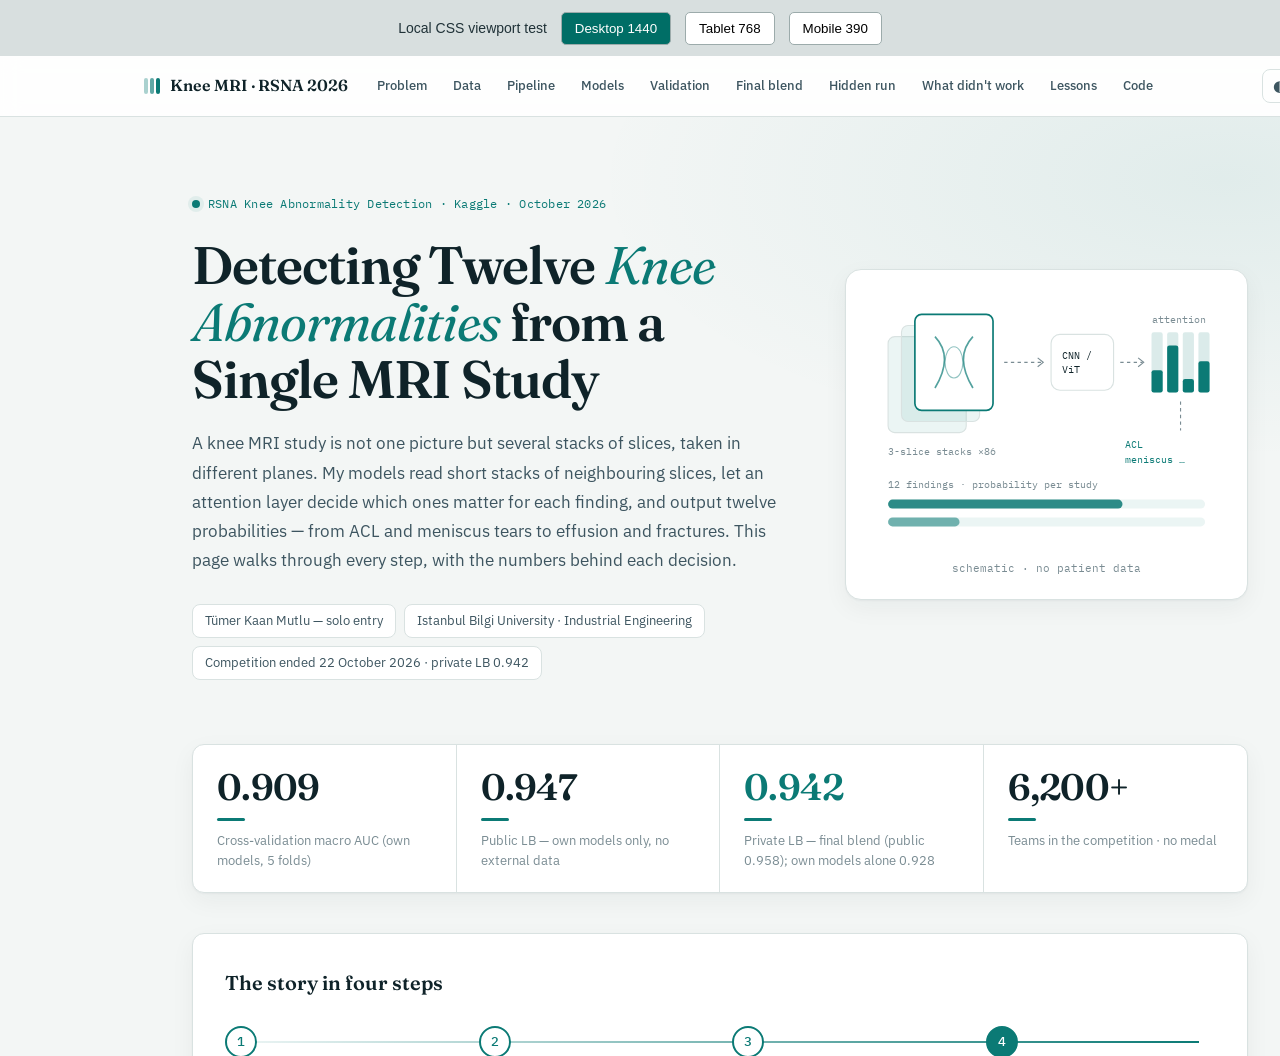
<file: tests/browser-preview.html>
<!doctype html>
<html lang="en"><head><meta charset="utf-8"><meta name="viewport" content="width=device-width, initial-scale=1"><title>Local responsive review harness</title>
<style>body{margin:0;background:#d8dfdf;color:#203238;font:14px Arial}header{height:56px;display:flex;align-items:center;justify-content:center;gap:14px}button{padding:8px 13px;cursor:pointer;border:1px solid #9cabab;border-radius:5px;background:white}iframe{display:block;border:0;margin:auto;width:1440px;height:1000px;background:#fff}p{margin:0}button[aria-pressed=true]{background:#006e66;color:white}</style></head>
<body><header><p>Local CSS viewport test</p><button data-width="1440" aria-pressed="true">Desktop 1440</button><button data-width="768" aria-pressed="false">Tablet 768</button><button data-width="390" aria-pressed="false">Mobile 390</button></header>
<iframe id="page" title="RSNA project page responsive preview" src="../docs/index.html"></iframe>
<script>document.querySelectorAll("button").forEach(b=>b.addEventListener("click",()=>{document.getElementById("page").style.width=b.dataset.width+"px";document.querySelectorAll("button").forEach(v=>v.setAttribute("aria-pressed",String(v===b)));}));</script>
</body></html>
</file>
